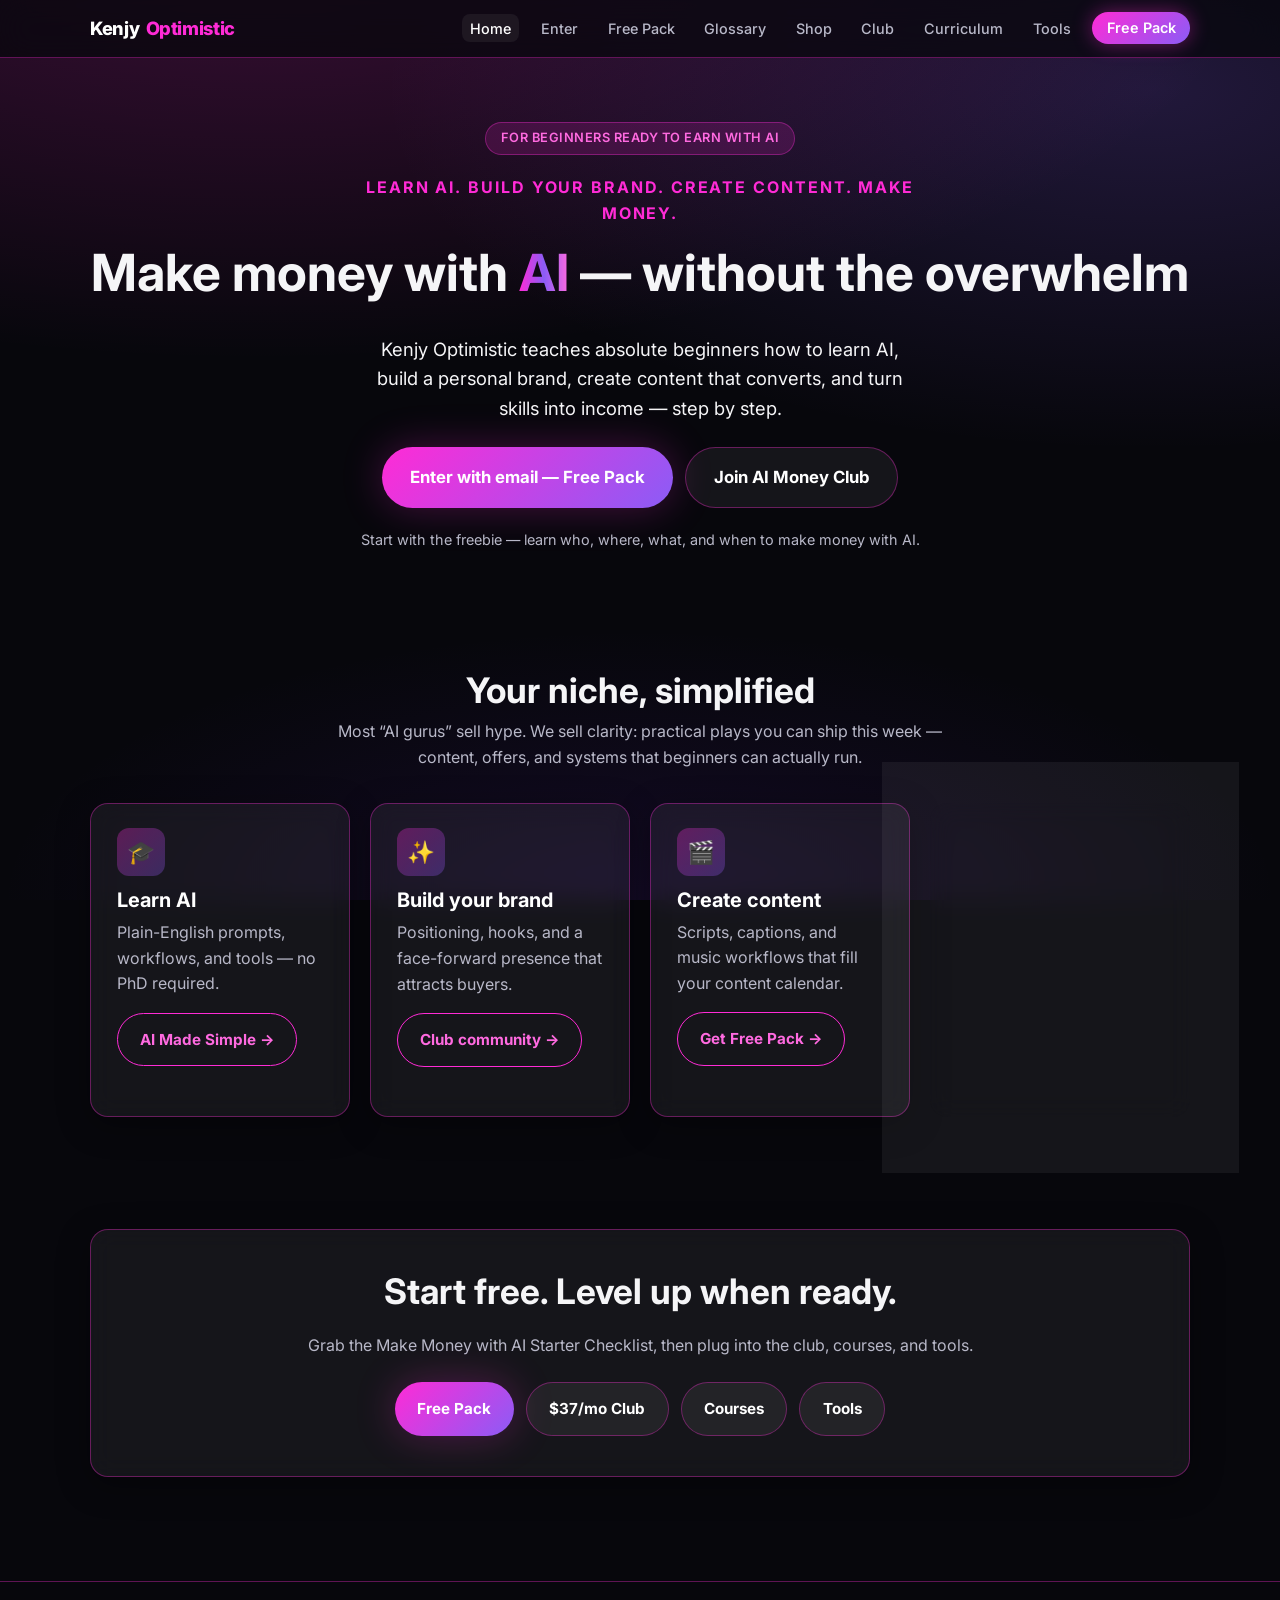
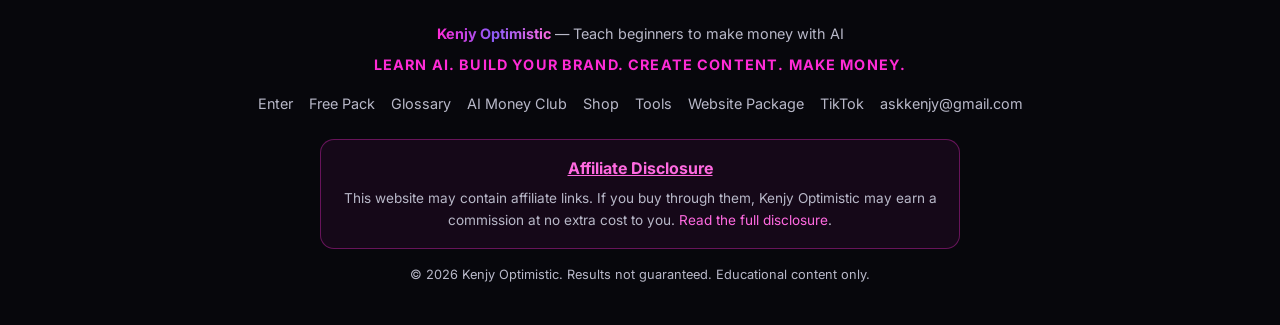
<file: index.html>
<!DOCTYPE html>
<html lang="en">
<head>
  <meta charset="UTF-8" />
  <meta name="viewport" content="width=device-width, initial-scale=1" />
  <title>Kenjy Optimistic — Learn AI. Build Your Brand. Make Money.</title>
  <meta name="description" content="Teach beginners to make money with AI. Free starter pack, AI Money Club, courses, and practical tools." />
  <link rel="preconnect" href="https://fonts.googleapis.com" />
  <link rel="preconnect" href="https://fonts.gstatic.com" crossorigin />
  <link href="https://fonts.googleapis.com/css2?family=Inter:wght@400;500;600;700;800&display=swap" rel="stylesheet" />
  <link rel="stylesheet" href="/styles.css" />
</head>
<body>
  <header id="site-header" class="site-header"></header>
  <main id="main">
    <section class="hero container">
      <div class="badge">For beginners ready to earn with AI</div>
      <p class="tagline">LEARN AI. BUILD YOUR BRAND. CREATE CONTENT. MAKE MONEY.</p>
      <h1>Make money with <span class="neon-text">AI</span> — without the overwhelm</h1>
      <p class="lead">Kenjy Optimistic teaches absolute beginners how to learn AI, build a personal brand, create content that converts, and turn skills into income — step by step.</p>
      <div class="cta-row" style="justify-content:center">
        <a class="btn btn-primary btn-lg" href="/enter/">Enter with email — Free Pack</a>
        <a class="btn btn-ghost btn-lg" href="/club/">Join AI Money Club</a>
      </div>
      <p style="margin-top:1.25rem;font-size:0.9rem">
        Start with the freebie — learn who, where, what, and when to make money with AI.
      </p>
    </section>

    <section class="section container">
      <h2 style="text-align:center;margin-bottom:0.5rem">Your niche, simplified</h2>
      <p style="text-align:center;max-width:640px;margin:0 auto 2rem">Most “AI gurus” sell hype. We sell clarity: practical plays you can ship this week — content, offers, and systems that beginners can actually run.</p>
      <div class="grid">
        <article class="glass card">
          <div class="feature-icon">🎓</div>
          <h3>Learn AI</h3>
          <p>Plain-English prompts, workflows, and tools — no PhD required.</p>
          <a class="btn btn-outline" href="/courses/ai-made-simple/">AI Made Simple →</a>
        </article>
        <article class="glass card">
          <div class="feature-icon">✨</div>
          <h3>Build your brand</h3>
          <p>Positioning, hooks, and a face-forward presence that attracts buyers.</p>
          <a class="btn btn-outline" href="/club/">Club community →</a>
        </article>
        <article class="glass card">
          <div class="feature-icon">🎬</div>
          <h3>Create content</h3>
          <p>Scripts, captions, and music workflows that fill your content calendar.</p>
          <a class="btn btn-outline" href="/enter/">Get Free Pack →</a>
        </article>
        <article class="glass card">
          <div class="feature-icon">💰</div>
          <h3>Make money</h3>
          <p>Offers, checkout, and beginner-friendly monetization paths — on your site.</p>
          <a class="btn btn-outline" href="/shop/">Browse shop →</a>
        </article>
      </div>
    </section>

    <section class="section container">
      <div class="glass card" style="text-align:center;padding:2.5rem 1.5rem">
        <h2>Start free. Level up when ready.</h2>
        <p>Grab the Make Money with AI Starter Checklist, then plug into the club, courses, and tools.</p>
        <div class="cta-row" style="justify-content:center">
          <a class="btn btn-primary" href="/free/">Free Pack</a>
          <a class="btn btn-ghost" href="/club/">$37/mo Club</a>
          <a class="btn btn-ghost" href="/courses/ai-made-simple/">Courses</a>
          <a class="btn btn-ghost" href="/tools/">Tools</a>
        </div>
      </div>
    </section>
  </main>
  <footer id="site-footer" class="site-footer"></footer>
  <script src="/config.js"></script>
  <script src="/nav.js"></script>
</body>
</html>
</file>
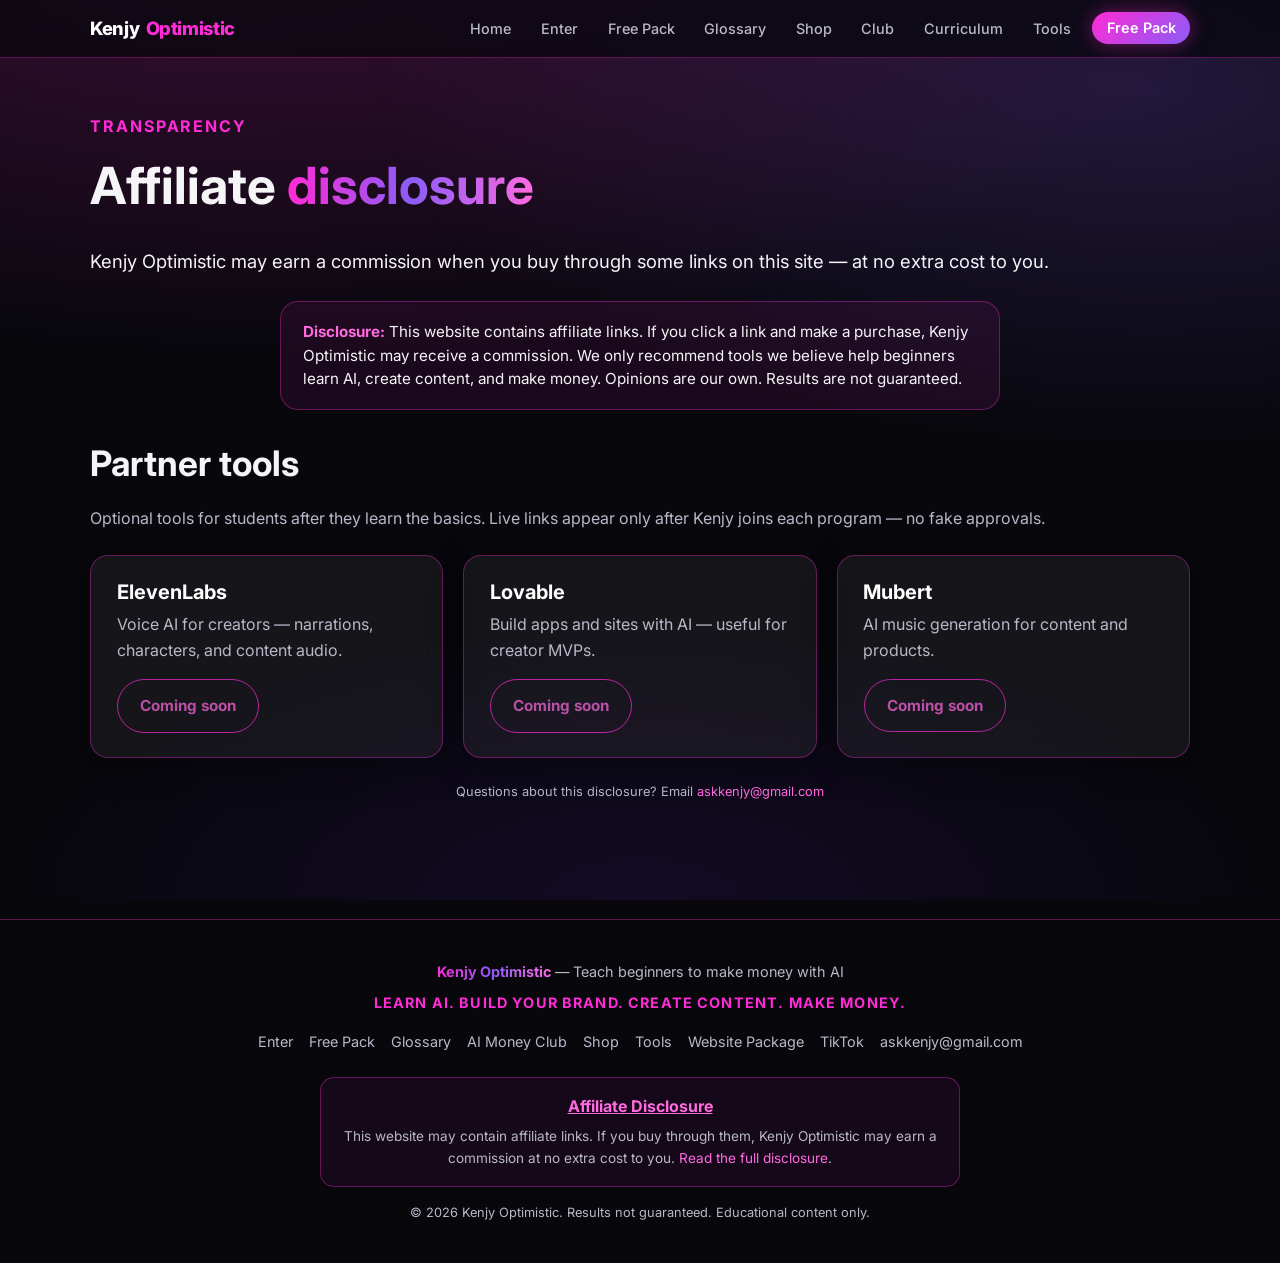
<file: affiliates/index.html>
<!DOCTYPE html>
<html lang="en">
<head>
  <meta charset="UTF-8" />
  <meta name="viewport" content="width=device-width, initial-scale=1" />
  <title>Affiliate Disclosure | Kenjy Optimistic</title>
  <meta name="description" content="FTC affiliate disclosure for Kenjy Optimistic. Some links may earn a commission at no extra cost to you." />
  <link href="https://fonts.googleapis.com/css2?family=Inter:wght@400;500;600;700;800&display=swap" rel="stylesheet" />
  <link rel="stylesheet" href="/styles.css" />
</head>
<body>
  <header id="site-header" class="site-header"></header>
  <main id="main" class="section container">
    <p class="tagline">Transparency</p>
    <h1>Affiliate <span class="neon-text">disclosure</span></h1>
    <p class="lead">Kenjy Optimistic may earn a commission when you buy through some links on this site — at no extra cost to you.</p>

    <aside class="disclosure" role="note" aria-label="Affiliate disclosure">
      <p><strong>Disclosure:</strong> This website contains affiliate links. If you click a link and make a purchase, Kenjy Optimistic may receive a commission. We only recommend tools we believe help beginners learn AI, create content, and make money. Opinions are our own. Results are not guaranteed.</p>
    </aside>

    <h2>Partner tools</h2>
    <p>Optional tools for students after they learn the basics. Live links appear only after Kenjy joins each program — no fake approvals.</p>

    <div class="grid" style="margin-top:1.5rem">
      <article class="glass card">
        <h3>ElevenLabs</h3>
        <p>Voice AI for creators — narrations, characters, and content audio.</p>
        <a class="btn btn-outline affiliate-link" href="#" data-config="AFFILIATE_ELEVENLABS" data-label="Visit ElevenLabs">Coming soon</a>
      </article>
      <article class="glass card">
        <h3>Lovable</h3>
        <p>Build apps and sites with AI — useful for creator MVPs.</p>
        <a class="btn btn-outline affiliate-link" href="#" data-config="AFFILIATE_LOVABLE" data-label="Visit Lovable">Coming soon</a>
      </article>
      <article class="glass card">
        <h3>Mubert</h3>
        <p>AI music generation for content and products.</p>
        <a class="btn btn-outline affiliate-link" href="#" data-config="AFFILIATE_MUBERT" data-label="Visit Mubert">Coming soon</a>
      </article>
    </div>

    <p class="disclosure-inline">Questions about this disclosure? Email <a href="mailto:askkenjy@gmail.com">askkenjy@gmail.com</a></p>
  </main>
  <footer id="site-footer" class="site-footer"></footer>
  <script src="/config.js"></script>
  <script src="/nav.js"></script>
  <script>
    document.querySelectorAll("a.affiliate-link").forEach(function (el) {
      var key = el.getAttribute("data-config");
      var cfg = window.KENJY_CONFIG || {};
      var url = cfg[key];
      if (url && url !== "#") {
        el.setAttribute("href", url);
        el.setAttribute("target", "_blank");
        el.setAttribute("rel", "noopener sponsored");
        el.textContent = el.getAttribute("data-label") || "Visit";
      } else {
        el.removeAttribute("href");
        el.setAttribute("aria-disabled", "true");
        el.style.opacity = "0.7";
        el.style.pointerEvents = "none";
      }
    });
  </script>
</body>
</html>
</file>
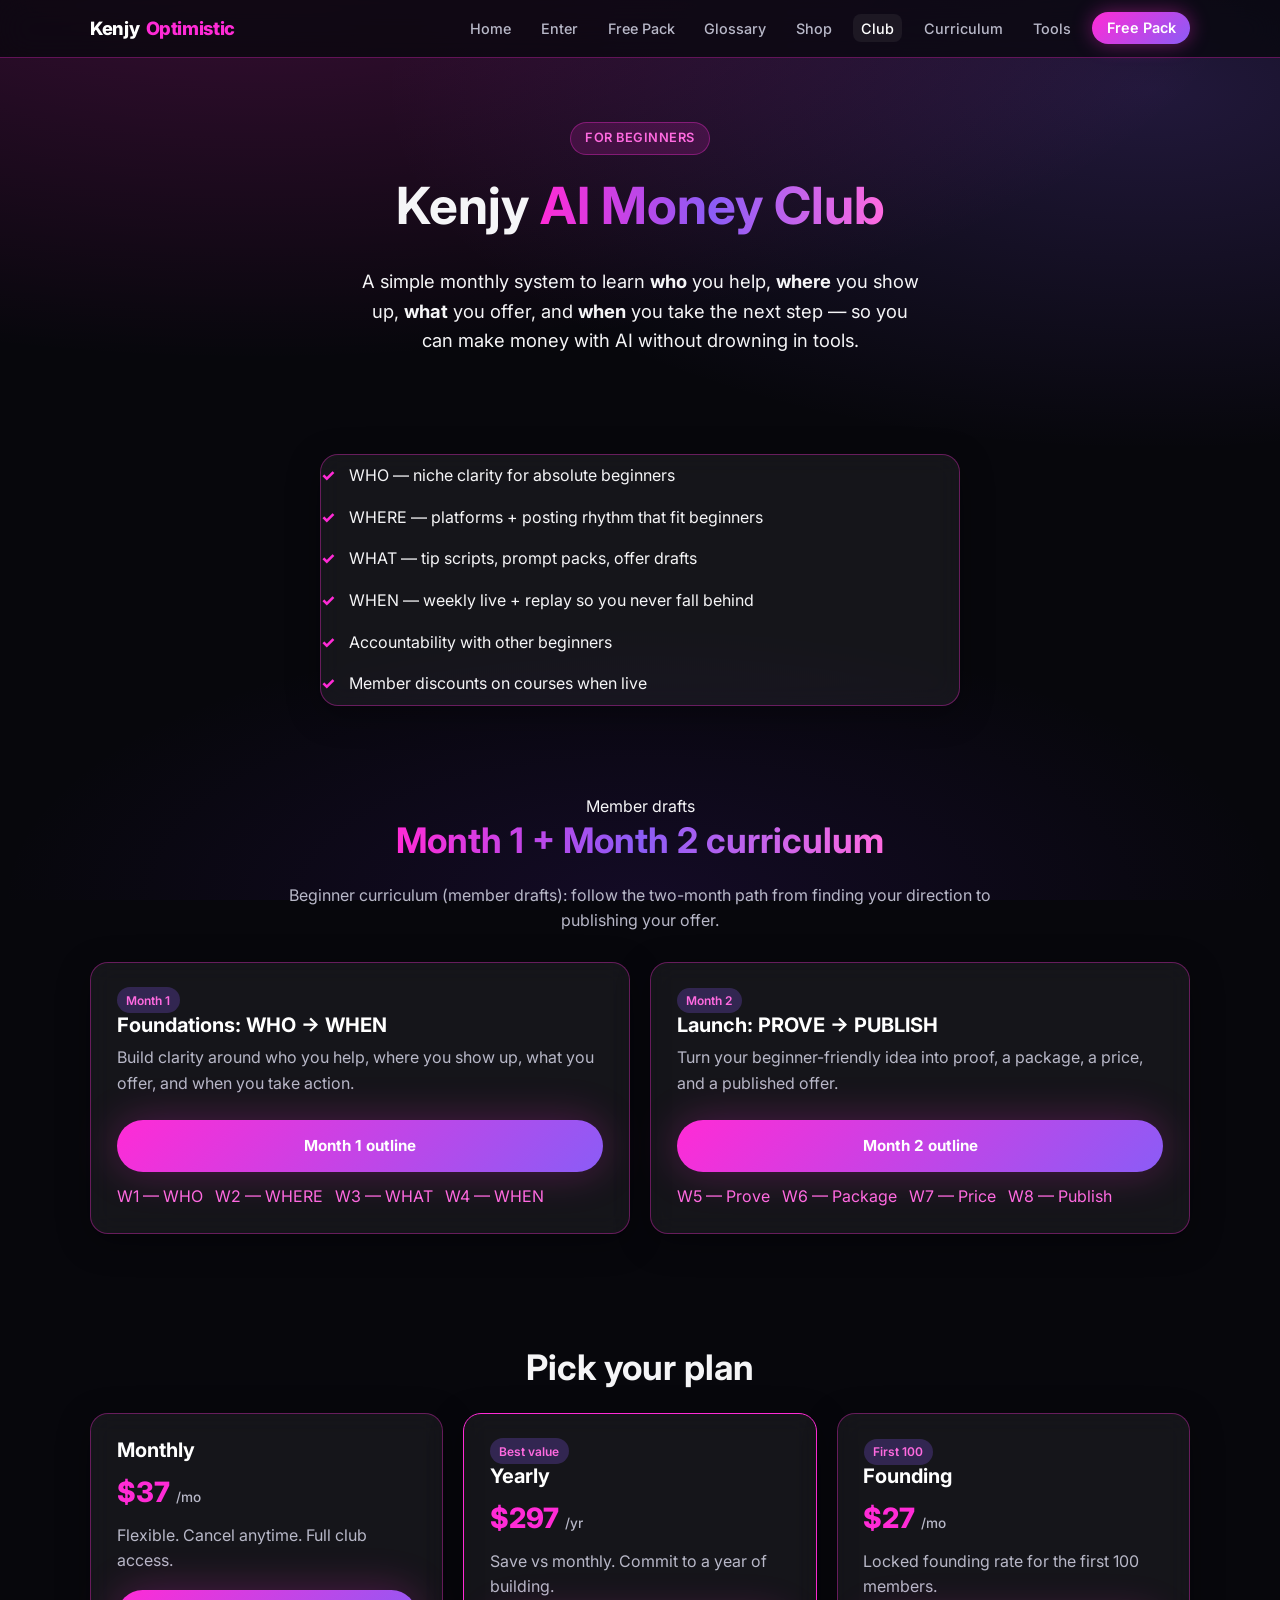
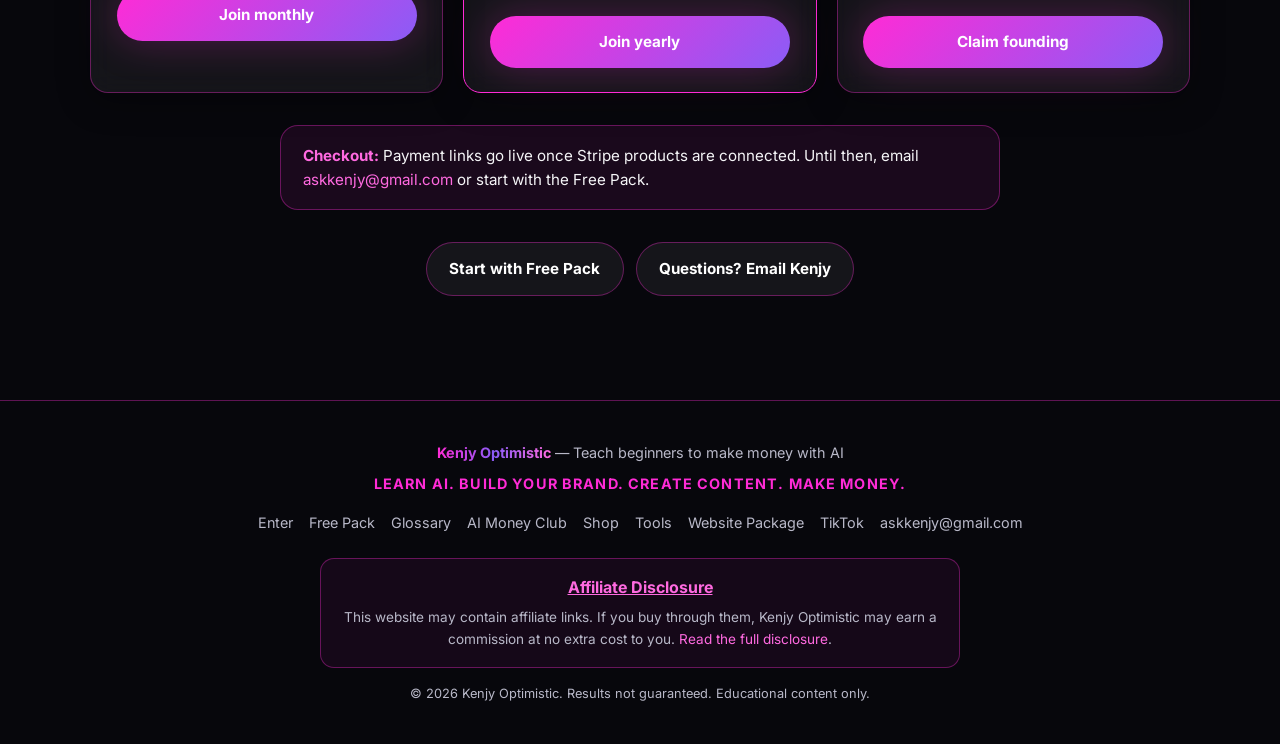
<file: club/index.html>
<!DOCTYPE html>
<html lang="en">
<head>
  <meta charset="UTF-8" />
  <meta name="viewport" content="width=device-width, initial-scale=1" />
  <title>Kenjy AI Money Club — $37/mo | Kenjy Optimistic</title>
  <meta name="description" content="Beginner AI Money Club: learn who, where, what, and when to make money with AI. $37/mo, $297/yr, founding $27/mo first 100." />
  <link href="https://fonts.googleapis.com/css2?family=Inter:wght@400;500;600;700;800&display=swap" rel="stylesheet" />
  <link rel="stylesheet" href="/styles.css" />
</head>
<body>
  <header id="site-header" class="site-header"></header>
  <main id="main">
    <section class="hero container">
      <div class="badge">For beginners</div>
      <h1>Kenjy <span class="neon-text">AI Money Club</span></h1>
      <p class="lead">A simple monthly system to learn <strong>who</strong> you help, <strong>where</strong> you show up, <strong>what</strong> you offer, and <strong>when</strong> you take the next step — so you can make money with AI without drowning in tools.</p>
    </section>

    <section class="section-sm container">
      <ul class="check-list glass card" style="max-width:640px;margin:0 auto">
        <li>WHO — niche clarity for absolute beginners</li>
        <li>WHERE — platforms + posting rhythm that fit beginners</li>
        <li>WHAT — tip scripts, prompt packs, offer drafts</li>
        <li>WHEN — weekly live + replay so you never fall behind</li>
        <li>Accountability with other beginners</li>
        <li>Member discounts on courses when live</li>
      </ul>
    </section>

    <section class="section container" id="curriculum">
      <div style="text-align:center;max-width:720px;margin:0 auto 1.75rem">
        <span class="badge">Member drafts</span>
        <h2><span class="neon-text">Month 1 + Month 2 curriculum</span></h2>
        <p>Beginner curriculum (member drafts): follow the two-month path from finding your direction to publishing your offer.</p>
      </div>
      <div class="grid">
        <article class="glass card">
          <span class="pill">Month 1</span>
          <h3>Foundations: WHO → WHEN</h3>
          <p>Build clarity around who you help, where you show up, what you offer, and when you take action.</p>
          <div class="cta-row">
            <a class="btn btn-primary btn-block" href="https://docs.google.com/document/d/13uMGRClKIR6Rqf07z1MoTl5VdPwbbJY_EHwPyrQ1tjA/edit" target="_blank" rel="noopener">Month 1 outline</a>
            <a href="https://docs.google.com/document/d/19g17CYm5zANh2tWzPsWXVDGggHs4NPrcprBUF0v09_o/edit" target="_blank" rel="noopener">W1 — WHO</a>
            <a href="https://docs.google.com/document/d/112J8XtWgmpsZ_wRZpoX31O1VMjWYNosTWhlbMr0jrZ4/edit" target="_blank" rel="noopener">W2 — WHERE</a>
            <a href="https://docs.google.com/document/d/10Hotyaj8KObEsjiNmuTsj1VQA2QphPuGWMrJOYvnTOw/edit" target="_blank" rel="noopener">W3 — WHAT</a>
            <a href="https://docs.google.com/document/d/1jsrpdp7ehrxG4enqbgqU9GQUTpaG7gXiVsZOseu52jU/edit" target="_blank" rel="noopener">W4 — WHEN</a>
          </div>
        </article>
        <article class="glass card">
          <span class="pill">Month 2</span>
          <h3>Launch: PROVE → PUBLISH</h3>
          <p>Turn your beginner-friendly idea into proof, a package, a price, and a published offer.</p>
          <div class="cta-row">
            <a class="btn btn-primary btn-block" href="https://docs.google.com/document/d/1rlWW6d91vW0SgxXN-jmHPzZGU_3Pn06rqF8L6kkZdKA/edit" target="_blank" rel="noopener">Month 2 outline</a>
            <a href="https://docs.google.com/document/d/1gHQqHs8TWV8vg7A7T2UUts0Cu7YHWn78-w2ALC96Qkg/edit" target="_blank" rel="noopener">W5 — Prove</a>
            <a href="https://docs.google.com/document/d/1Q7SKQPYuPt0SavOwdpsohCJVjU9_qz7exCoJ0uHjrec/edit" target="_blank" rel="noopener">W6 — Package</a>
            <a href="https://docs.google.com/document/d/1X9Zui2pGfRVng18GzuHaeu-AQ5KcM0R-nCQkc3xeg7k/edit" target="_blank" rel="noopener">W7 — Price</a>
            <a href="https://docs.google.com/document/d/1kUM-ZrAlLws1_tYWRHwTUIo-4sgxzn5cmV5_H4VnOzs/edit" target="_blank" rel="noopener">W8 — Publish</a>
          </div>
        </article>
      </div>
    </section>

    <section class="section container">
      <h2 style="text-align:center">Pick your plan</h2>
      <div class="grid grid-3" style="margin-top:1.5rem">
        <article class="glass card">
          <h3>Monthly</h3>
          <p class="price">$37 <small>/mo</small></p>
          <p>Flexible. Cancel anytime. Full club access.</p>
          <a class="btn btn-primary btn-block" href="#" data-config="STRIPE_CLUB_MONTHLY">Join monthly</a>
        </article>
        <article class="glass card" style="border-color:var(--pink)">
          <span class="pill">Best value</span>
          <h3>Yearly</h3>
          <p class="price">$297 <small>/yr</small></p>
          <p>Save vs monthly. Commit to a year of building.</p>
          <a class="btn btn-primary btn-block" href="#" data-config="STRIPE_CLUB_YEARLY">Join yearly</a>
        </article>
        <article class="glass card">
          <span class="pill">First 100</span>
          <h3>Founding</h3>
          <p class="price">$27 <small>/mo</small></p>
          <p>Locked founding rate for the first 100 members.</p>
          <a class="btn btn-primary btn-block" href="#" data-config="STRIPE_CLUB_FOUNDING">Claim founding</a>
        </article>
      </div>
      <aside class="disclosure" style="max-width:720px;margin:2rem auto 0" role="note">
        <p><strong>Checkout:</strong> Payment links go live once Stripe products are connected. Until then, email <a href="mailto:askkenjy@gmail.com">askkenjy@gmail.com</a> or start with the Free Pack.</p>
      </aside>
      <div class="cta-row" style="justify-content:center;margin-top:2rem">
        <a class="btn btn-ghost" href="/enter/">Start with Free Pack</a>
        <a class="btn btn-ghost" href="mailto:askkenjy@gmail.com">Questions? Email Kenjy</a>
      </div>
    </section>
  </main>
  <footer id="site-footer" class="site-footer"></footer>
  <script src="/config.js"></script>
  <script src="/nav.js"></script>
</body>
</html>
</file>
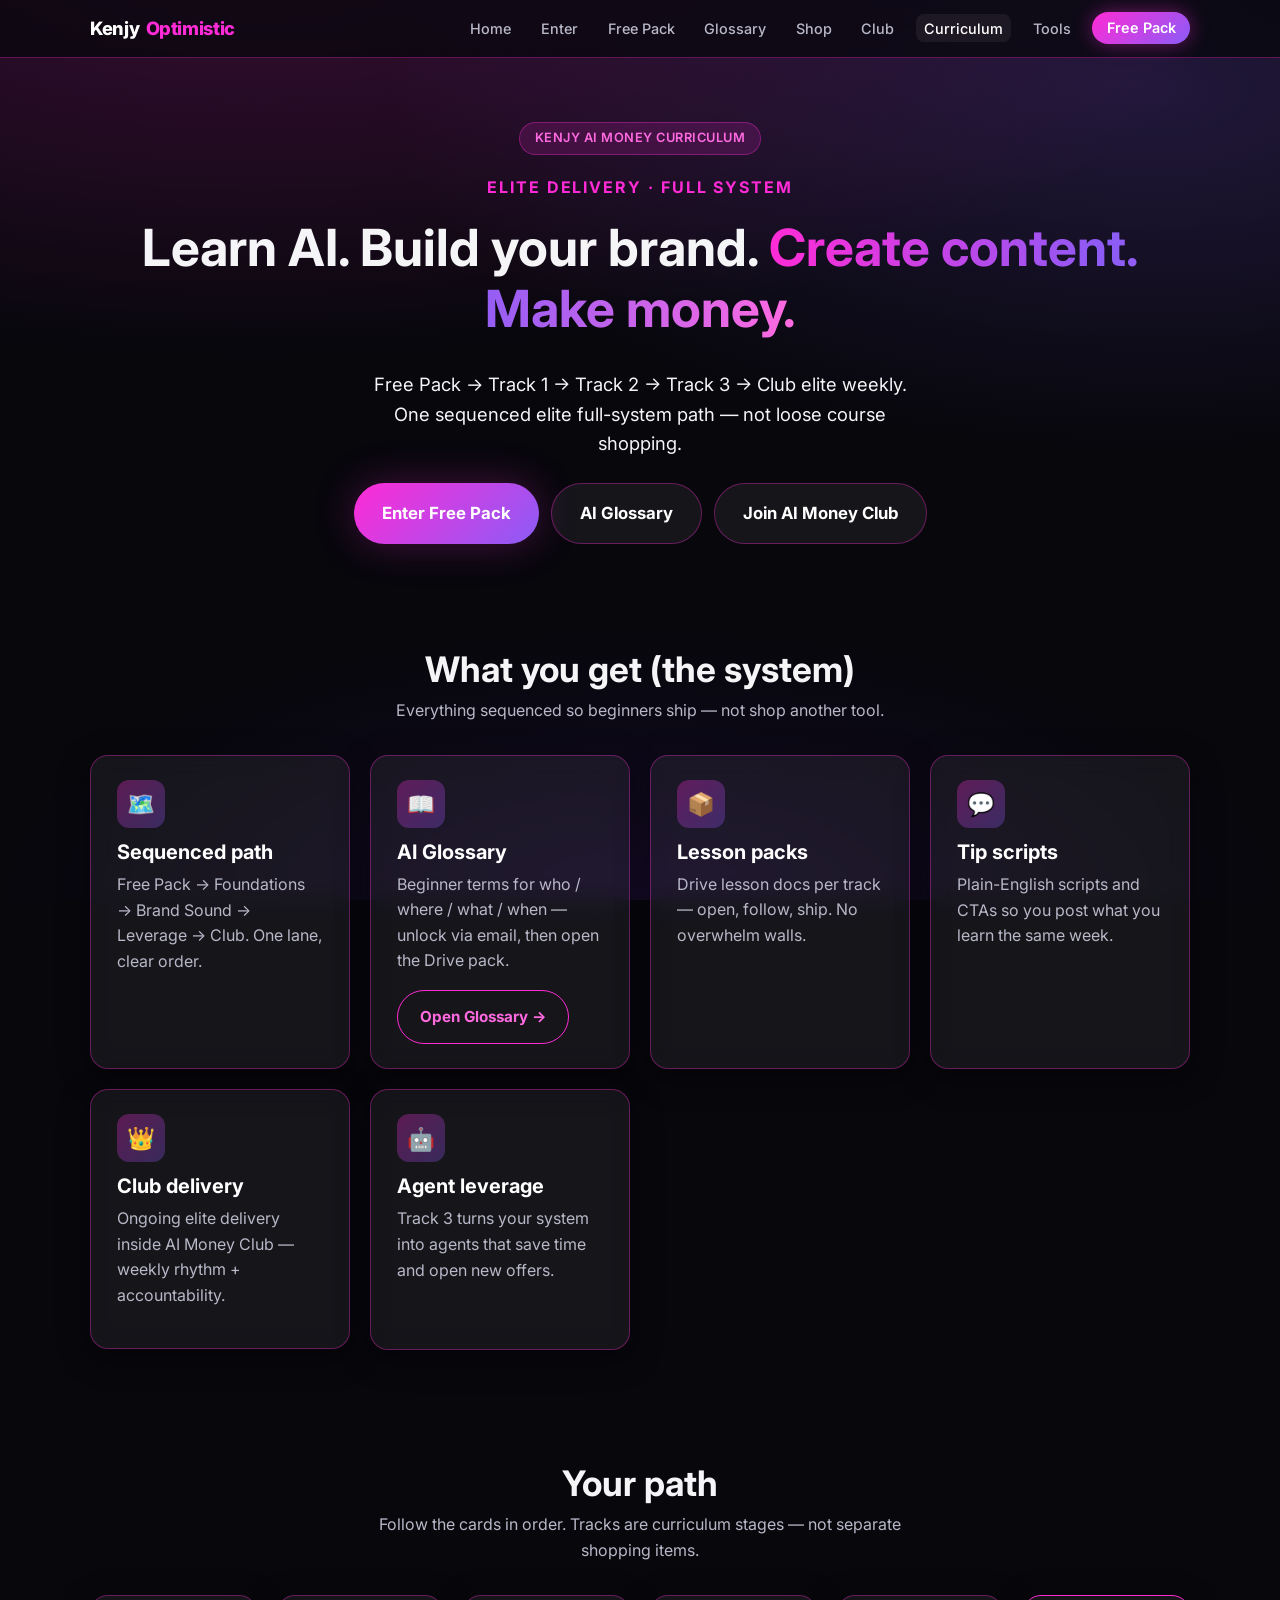
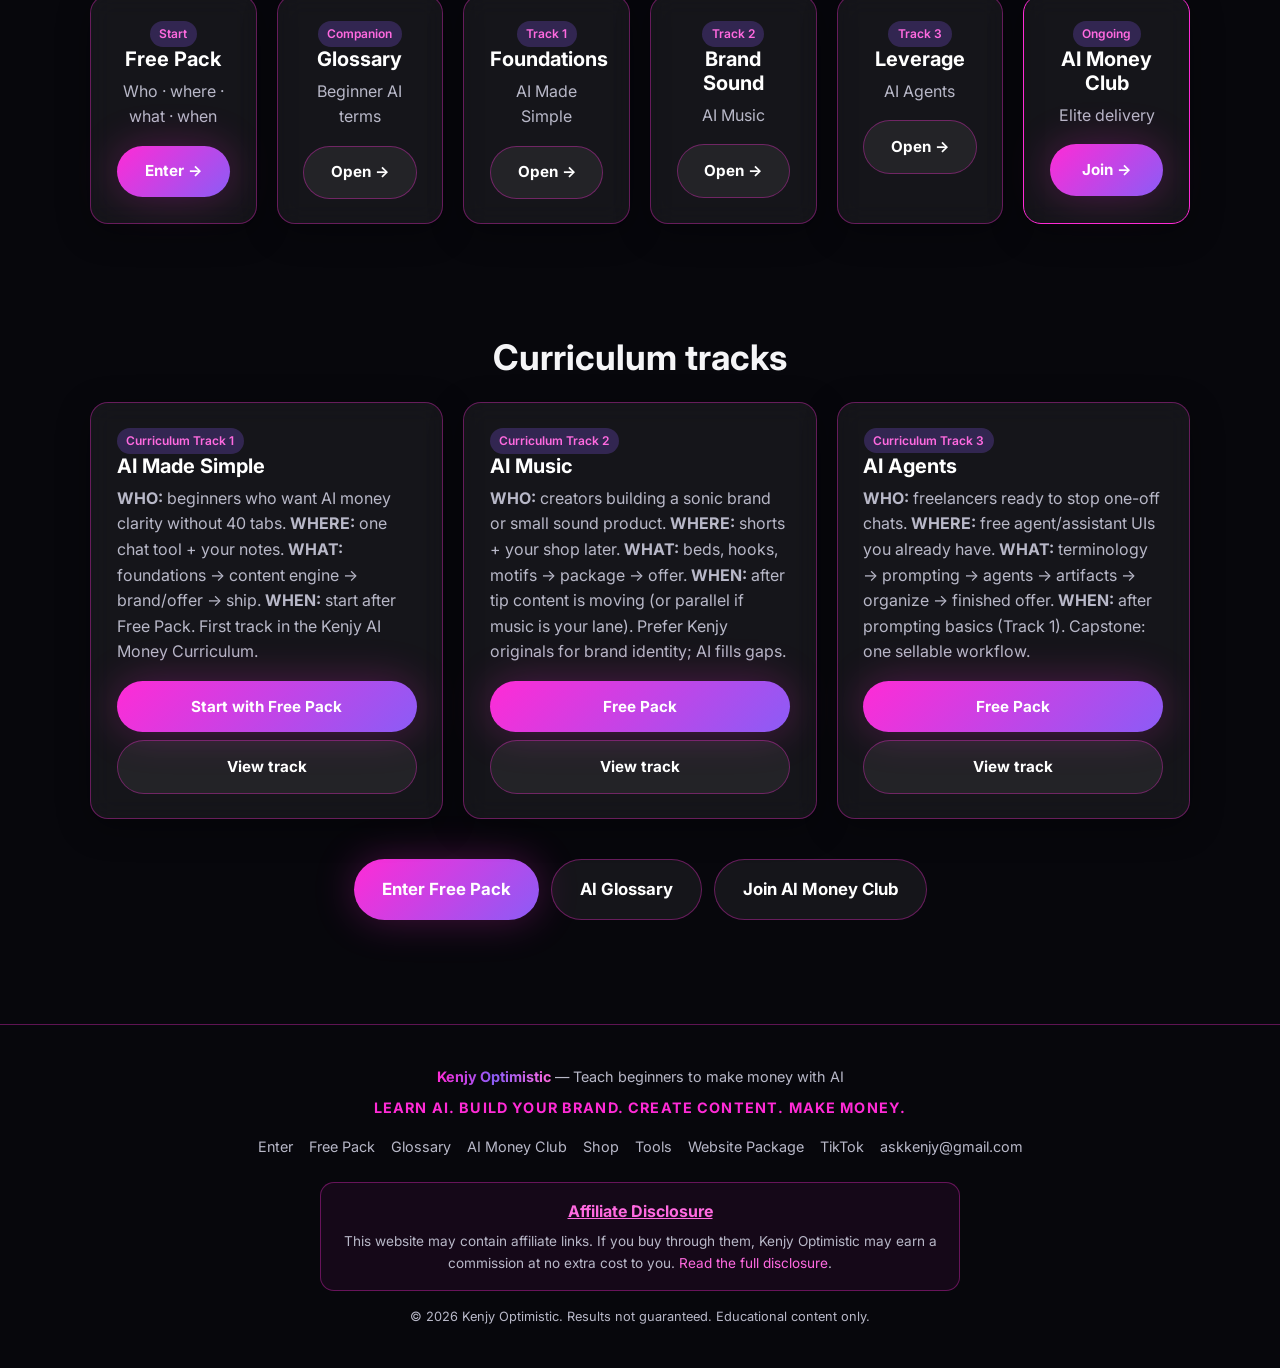
<file: courses/index.html>
<!DOCTYPE html>
<html lang="en">
<head>
  <meta charset="UTF-8" />
  <meta name="viewport" content="width=device-width, initial-scale=1" />
  <title>Kenjy AI Money Curriculum — Elite Full System | Kenjy Optimistic</title>
  <meta name="description" content="Kenjy AI Money Curriculum: elite full-system path — Free Pack → Track 1 → 2 → 3 → Club." />
  <link href="https://fonts.googleapis.com/css2?family=Inter:wght@400;500;600;700;800&display=swap" rel="stylesheet" />
  <link rel="stylesheet" href="/styles.css" />
</head>
<body>
  <header id="site-header" class="site-header"></header>
  <main id="main">
    <section class="hero container">
      <div class="badge">Kenjy AI Money Curriculum</div>
      <p class="tagline">ELITE DELIVERY · FULL SYSTEM</p>
      <h1>Learn AI. Build your brand. <span class="neon-text">Create content. Make money.</span></h1>
      <p class="lead">Free Pack → Track 1 → Track 2 → Track 3 → Club elite weekly. One sequenced elite full-system path — not loose course shopping.</p>
      <div class="cta-row" style="justify-content:center">
        <a class="btn btn-primary btn-lg" href="/enter/">Enter Free Pack</a>
        <a class="btn btn-ghost btn-lg" href="/glossary/">AI Glossary</a>
        <a class="btn btn-ghost btn-lg" href="/club/">Join AI Money Club</a>
      </div>
    </section>

    <section class="section container">
      <h2 style="text-align:center;margin-bottom:0.5rem">What you get (the system)</h2>
      <p style="text-align:center;max-width:640px;margin:0 auto 2rem">Everything sequenced so beginners ship — not shop another tool.</p>
      <div class="grid">
        <article class="glass card">
          <div class="feature-icon">🗺️</div>
          <h3>Sequenced path</h3>
          <p>Free Pack → Foundations → Brand Sound → Leverage → Club. One lane, clear order.</p>
        </article>
        <article class="glass card">
          <div class="feature-icon">📖</div>
          <h3>AI Glossary</h3>
          <p>Beginner terms for who / where / what / when — unlock via email, then open the Drive pack.</p>
          <a class="btn btn-outline" href="/glossary/">Open Glossary →</a>
        </article>
        <article class="glass card">
          <div class="feature-icon">📦</div>
          <h3>Lesson packs</h3>
          <p>Drive lesson docs per track — open, follow, ship. No overwhelm walls.</p>
        </article>
        <article class="glass card">
          <div class="feature-icon">💬</div>
          <h3>Tip scripts</h3>
          <p>Plain-English scripts and CTAs so you post what you learn the same week.</p>
        </article>
        <article class="glass card">
          <div class="feature-icon">👑</div>
          <h3>Club delivery</h3>
          <p>Ongoing elite delivery inside AI Money Club — weekly rhythm + accountability.</p>
        </article>
        <article class="glass card">
          <div class="feature-icon">🤖</div>
          <h3>Agent leverage</h3>
          <p>Track 3 turns your system into agents that save time and open new offers.</p>
        </article>
      </div>
    </section>

    <section class="section container">
      <h2 style="text-align:center;margin-bottom:0.5rem">Your path</h2>
      <p style="text-align:center;max-width:560px;margin:0 auto 2rem">Follow the cards in order. Tracks are curriculum stages — not separate shopping items.</p>
      <div class="grid" style="grid-template-columns:repeat(auto-fit,minmax(160px,1fr))">
        <article class="glass card" style="text-align:center">
          <span class="pill">Start</span>
          <h3>Free Pack</h3>
          <p>Who · where · what · when</p>
          <a class="btn btn-primary btn-block" href="/enter/">Enter →</a>
        </article>
        <article class="glass card" style="text-align:center">
          <span class="pill">Companion</span>
          <h3>Glossary</h3>
          <p>Beginner AI terms</p>
          <a class="btn btn-ghost btn-block" href="/glossary/">Open →</a>
        </article>
        <article class="glass card" style="text-align:center">
          <span class="pill">Track 1</span>
          <h3>Foundations</h3>
          <p>AI Made Simple</p>
          <a class="btn btn-ghost btn-block" href="/courses/ai-made-simple/">Open →</a>
        </article>
        <article class="glass card" style="text-align:center">
          <span class="pill">Track 2</span>
          <h3>Brand Sound</h3>
          <p>AI Music</p>
          <a class="btn btn-ghost btn-block" href="/courses/ai-music/">Open →</a>
        </article>
        <article class="glass card" style="text-align:center">
          <span class="pill">Track 3</span>
          <h3>Leverage</h3>
          <p>AI Agents</p>
          <a class="btn btn-ghost btn-block" href="/courses/agents/">Open →</a>
        </article>
        <article class="glass card" style="text-align:center;border-color:var(--pink)">
          <span class="pill">Ongoing</span>
          <h3>AI Money Club</h3>
          <p>Elite delivery</p>
          <a class="btn btn-primary btn-block" href="/club/">Join →</a>
        </article>
      </div>
    </section>

    <section class="section container">
      <h2 style="text-align:center;margin-bottom:1.5rem">Curriculum tracks</h2>
      <div class="grid grid-3">
        <article class="glass card">
          <span class="pill">Curriculum Track 1</span>
          <h3>AI Made Simple</h3>
          <p><strong>WHO:</strong> beginners who want AI money clarity without 40 tabs. <strong>WHERE:</strong> one chat tool + your notes. <strong>WHAT:</strong> foundations → content engine → brand/offer → ship. <strong>WHEN:</strong> start after Free Pack. First track in the Kenjy AI Money Curriculum.</p>
          <a class="btn btn-primary btn-block" href="/enter/">Start with Free Pack</a>
          <a class="btn btn-ghost btn-block" href="/courses/ai-made-simple/" style="margin-top:0.5rem">View track</a>
        </article>
        <article class="glass card">
          <span class="pill">Curriculum Track 2</span>
          <h3>AI Music</h3>
          <p><strong>WHO:</strong> creators building a sonic brand or small sound product. <strong>WHERE:</strong> shorts + your shop later. <strong>WHAT:</strong> beds, hooks, motifs → package → offer. <strong>WHEN:</strong> after tip content is moving (or parallel if music is your lane). Prefer Kenjy originals for brand identity; AI fills gaps.</p>
          <a class="btn btn-primary btn-block" href="/enter/">Free Pack</a>
          <a class="btn btn-ghost btn-block" href="/courses/ai-music/" style="margin-top:0.5rem">View track</a>
        </article>
        <article class="glass card">
          <span class="pill">Curriculum Track 3</span>
          <h3>AI Agents</h3>
          <p><strong>WHO:</strong> freelancers ready to stop one-off chats. <strong>WHERE:</strong> free agent/assistant UIs you already have. <strong>WHAT:</strong> terminology → prompting → agents → artifacts → organize → finished offer. <strong>WHEN:</strong> after prompting basics (Track 1). Capstone: one sellable workflow.</p>
          <a class="btn btn-primary btn-block" href="/enter/">Free Pack</a>
          <a class="btn btn-ghost btn-block" href="/courses/agents/" style="margin-top:0.5rem">View track</a>
        </article>
      </div>
      <div class="cta-row" style="justify-content:center;margin-top:2.5rem">
        <a class="btn btn-primary btn-lg" href="/enter/">Enter Free Pack</a>
        <a class="btn btn-ghost btn-lg" href="/glossary/">AI Glossary</a>
        <a class="btn btn-ghost btn-lg" href="/club/">Join AI Money Club</a>
      </div>
    </section>
  </main>
  <footer id="site-footer" class="site-footer"></footer>
  <script src="/config.js"></script>
  <script src="/nav.js"></script>
</body>
</html>
</file>
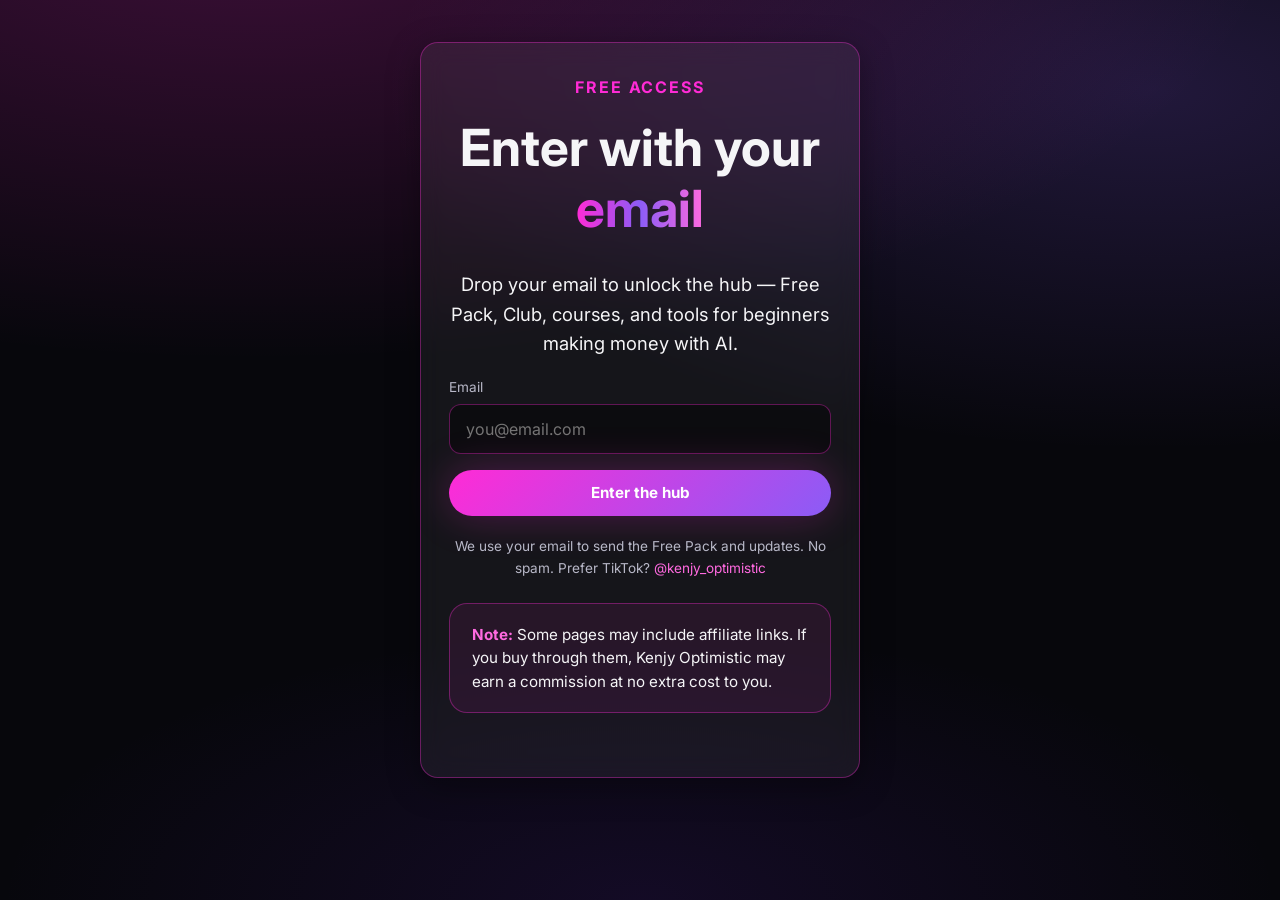
<file: enter/index.html>
<!DOCTYPE html>
<html lang="en">
<head>
  <meta charset="UTF-8" />
  <meta name="viewport" content="width=device-width, initial-scale=1" />
  <title>Enter — Free AI Money Starter Access | Kenjy Optimistic</title>
  <meta name="description" content="Enter your email to unlock the Kenjy Optimistic hub — free Make Money with AI starter access." />
  <link href="https://fonts.googleapis.com/css2?family=Inter:wght@400;500;600;700;800&display=swap" rel="stylesheet" />
  <link rel="stylesheet" href="/styles.css" />
</head>
<body>
  <main id="main" class="gate-wrap container">
    <div class="glass gate-card">
      <p class="tagline" style="text-align:center">Free access</p>
      <h1>Enter with your <span class="neon-text">email</span></h1>
      <p class="lead">Drop your email to unlock the hub — Free Pack, Club, courses, and tools for beginners making money with AI.</p>

      <form id="gate-form" action="https://formsubmit.co/ajax/askkenjy@gmail.com" method="POST">
        <input type="hidden" name="_subject" value="Kenjy Hub — new email unlock" />
        <input type="hidden" name="_template" value="table" />
        <input type="text" name="_honey" style="display:none" tabindex="-1" autocomplete="off" />
        <label for="gate-email">Email</label>
        <input id="gate-email" name="email" type="email" required placeholder="you@email.com" autocomplete="email" />
        <p id="gate-error" class="gate-error" role="alert">Enter a valid email to continue.</p>
        <button class="btn btn-primary btn-block" id="gate-btn" type="submit">Enter the hub</button>
      </form>

      <p style="font-size:0.85rem;margin-top:1.25rem;text-align:center">
        We use your email to send the Free Pack and updates. No spam.
        Prefer TikTok? <a href="https://www.tiktok.com/@kenjy_optimistic" target="_blank" rel="noopener">@kenjy_optimistic</a>
      </p>
      <aside class="disclosure" style="margin-top:1.5rem;max-width:none" role="note">
        <p><strong>Note:</strong> Some pages may include affiliate links. If you buy through them, Kenjy Optimistic may earn a commission at no extra cost to you.</p>
      </aside>
    </div>
  </main>
  <script src="/config.js"></script>
  <script>
    (function () {
      var KEY = "kenjy_hub_unlocked";
      var EMAIL_KEY = "kenjy_hub_email";
      var next = (window.KENJY_CONFIG && window.KENJY_CONFIG.ENTER_REDIRECT) || "/free/";
      try {
        if (localStorage.getItem(KEY) === "1") {
          location.replace(next);
          return;
        }
      } catch (e) {}

      var form = document.getElementById("gate-form");
      var input = document.getElementById("gate-email");
      var err = document.getElementById("gate-error");
      var btn = document.getElementById("gate-btn");

      form.addEventListener("submit", function (e) {
        e.preventDefault();
        var email = (input.value || "").trim();
        var ok = /^[^\s@]+@[^\s@]+\.[^\s@]+$/.test(email);
        if (!ok) {
          err.classList.add("show");
          input.focus();
          return;
        }
        err.classList.remove("show");
        btn.disabled = true;
        btn.textContent = "Entering…";

        var finish = function () {
          try {
            localStorage.setItem(KEY, "1");
            localStorage.setItem(EMAIL_KEY, email);
          } catch (e2) {}
          location.href = next;
        };

        fetch(form.action, {
          method: "POST",
          headers: { "Content-Type": "application/json", "Accept": "application/json" },
          body: JSON.stringify({ email: email, _subject: "Kenjy Hub — new email unlock", source: "enter-gate" })
        }).then(function () { finish(); }).catch(function () { finish(); });
      });
    })();
  </script>
</body>
</html>
</file>
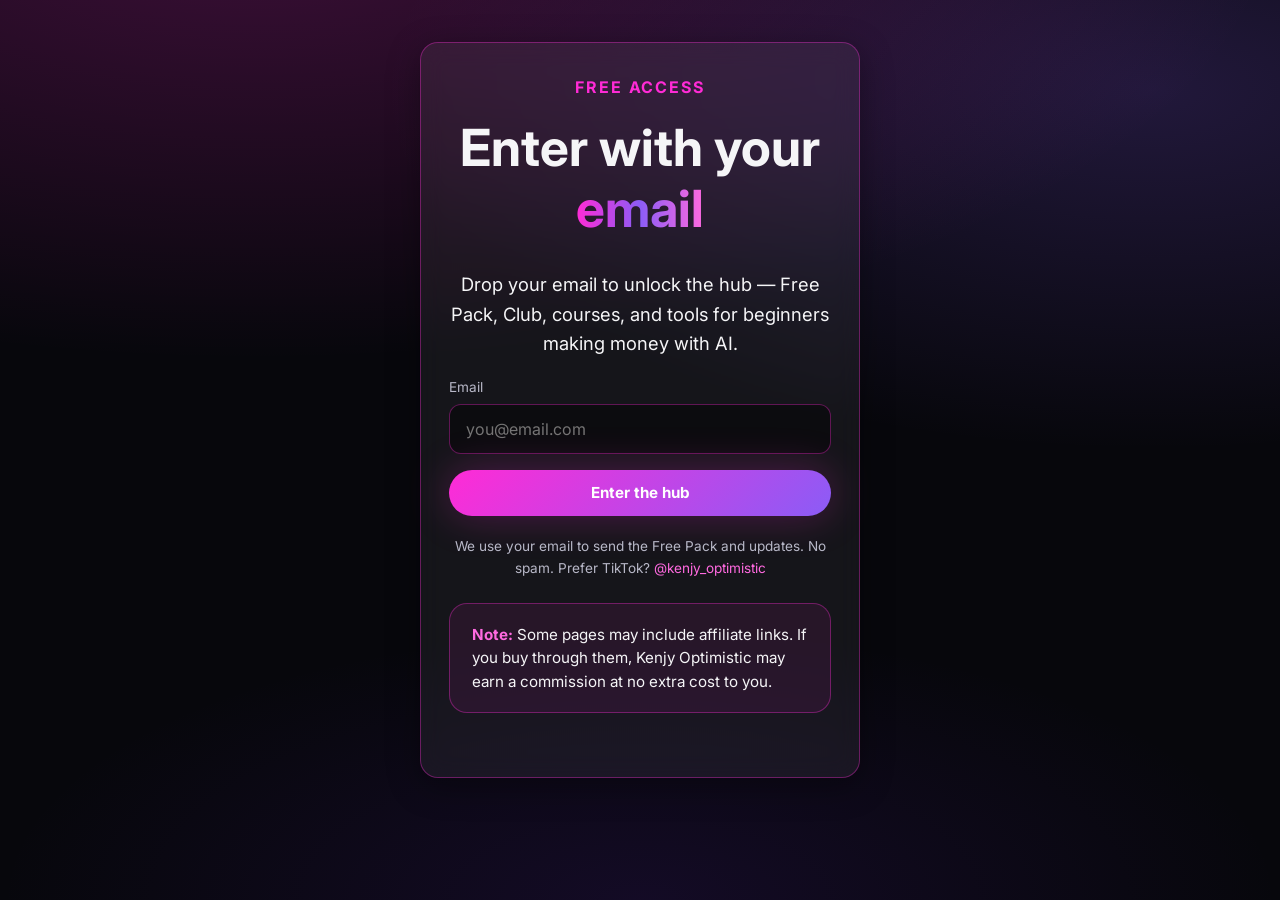
<file: free/index.html>
<!DOCTYPE html>
<html lang="en">
<head>
  <meta charset="UTF-8" />
  <meta name="viewport" content="width=device-width, initial-scale=1" />
  <title>Free Pack — Make Money with AI Starter Checklist | Kenjy Optimistic</title>
  <meta name="description" content="Free beginner checklist: who, where, what, and when to make money with AI — Kenjy Optimistic." />
  <link href="https://fonts.googleapis.com/css2?family=Inter:wght@400;500;600;700;800&display=swap" rel="stylesheet" />
  <link rel="stylesheet" href="/styles.css" />
</head>
<body>
  <header id="site-header" class="site-header"></header>
  <main id="main" class="section container">
    <p class="tagline">Free Pack unlocked</p>
    <h1>Make Money with AI <span class="neon-text">Starter Checklist</span></h1>
    <p class="lead">For absolute beginners: learn <strong>who</strong> you help, <strong>where</strong> you show up, <strong>what</strong> you offer, and <strong>when</strong> you take each step — then make money with AI without the overwhelm.</p>

    <div class="grid" style="margin-top:2rem;align-items:start">
      <div class="glass card" style="grid-column:1/-1">
        <h3>Who this is for</h3>
        <p>Absolute beginners ready to earn with AI — by learning who you help, where you show up, what you offer, and when you ship — not by collecting another caption app.</p>
        <p><strong>The path:</strong> Free Pack → practice the basics → Club / courses → sell what you learn.</p>
      </div>

      <div class="glass card">
        <h3>WHO — pick your lane</h3>
        <ul class="check-list">
          <li>Who do you help? (beginners like you)</li>
          <li>What pain do they have with AI / money?</li>
          <li>Write one sentence: “I help ___ do ___ with AI”</li>
        </ul>
      </div>

      <div class="glass card">
        <h3>WHERE — show up</h3>
        <ul class="check-list">
          <li>Pick 1–2 platforms to start (TikTok + one more)</li>
          <li>Bio → Free Pack enter page only</li>
          <li>Post where beginners already scroll</li>
        </ul>
      </div>

      <div class="glass card">
        <h3>WHAT — teach &amp; offer</h3>
        <ul class="check-list">
          <li>One tip at a time (no overwhelm)</li>
          <li>Teach the system you actually use</li>
          <li>Later: Club, courses, simple digital products</li>
        </ul>
      </div>

      <div class="glass card">
        <h3>WHEN — weekly rhythm</h3>
        <ul class="check-list">
          <li>Day 0: niche sentence + bio link</li>
          <li>Daily: one short tip + Free Pack CTA</li>
          <li>Week 1: finish this checklist end-to-end</li>
        </ul>
      </div>

      <div class="glass card">
        <h3>First 7 beginner tips</h3>
        <ol class="check-list" style="list-style:decimal;padding-left:1.25rem">
          <li>Write your WHO sentence out loud</li>
          <li>One Drive (or Notes) folder for AI learning</li>
          <li>Prompt formula: goal → context → format</li>
          <li>One tip → one CTA every post</li>
          <li>Same face/voice so you look real</li>
          <li>Comment-keyword → send Free Pack</li>
          <li>Sell the beginner path you already walked</li>
        </ol>
      </div>

      <div class="glass card">
        <h3>Rules</h3>
        <ul class="check-list">
          <li>Beginners first — always</li>
          <li>One tip + one CTA</li>
          <li>Tools (like caption apps) come later, optional</li>
        </ul>
        <p style="font-size:0.9rem;margin-top:1rem">Follow <a href="https://www.tiktok.com/@kenjy_optimistic" target="_blank" rel="noopener">@kenjy_optimistic</a></p>
        <p style="font-size:0.85rem;margin-top:0.75rem">
          Drive copy:
          <a href="https://docs.google.com/document/d/1qSBhv4iRy22DY4yCnin3XE2cfDM0yBYIZ5BelHqTLJo/edit" target="_blank" rel="noopener">Starter Checklist</a>
        </p>
      </div>

      <div class="glass form-glass" style="margin:0;width:100%;max-width:none">
        <h3>Next step</h3>
        <p style="font-size:0.95rem">You unlocked this after entering your email. When you’re ready for the full beginner system, join the Club.</p>
        <div class="cta-row" style="margin-top:1.25rem">
          <a class="btn btn-primary btn-block" href="/club/">Join Kenjy AI Money Club →</a>
        </div>
      </div>
    </div>
  </main>
  <footer id="site-footer" class="site-footer"></footer>
  <script src="/config.js"></script>
  <script src="/nav.js"></script>
  <script>
    (function () {
      try {
        if (localStorage.getItem("kenjy_hub_unlocked") !== "1") {
          location.replace("/enter/");
        }
      } catch (e) {}
    })();
  </script>
</body>
</html>
</file>
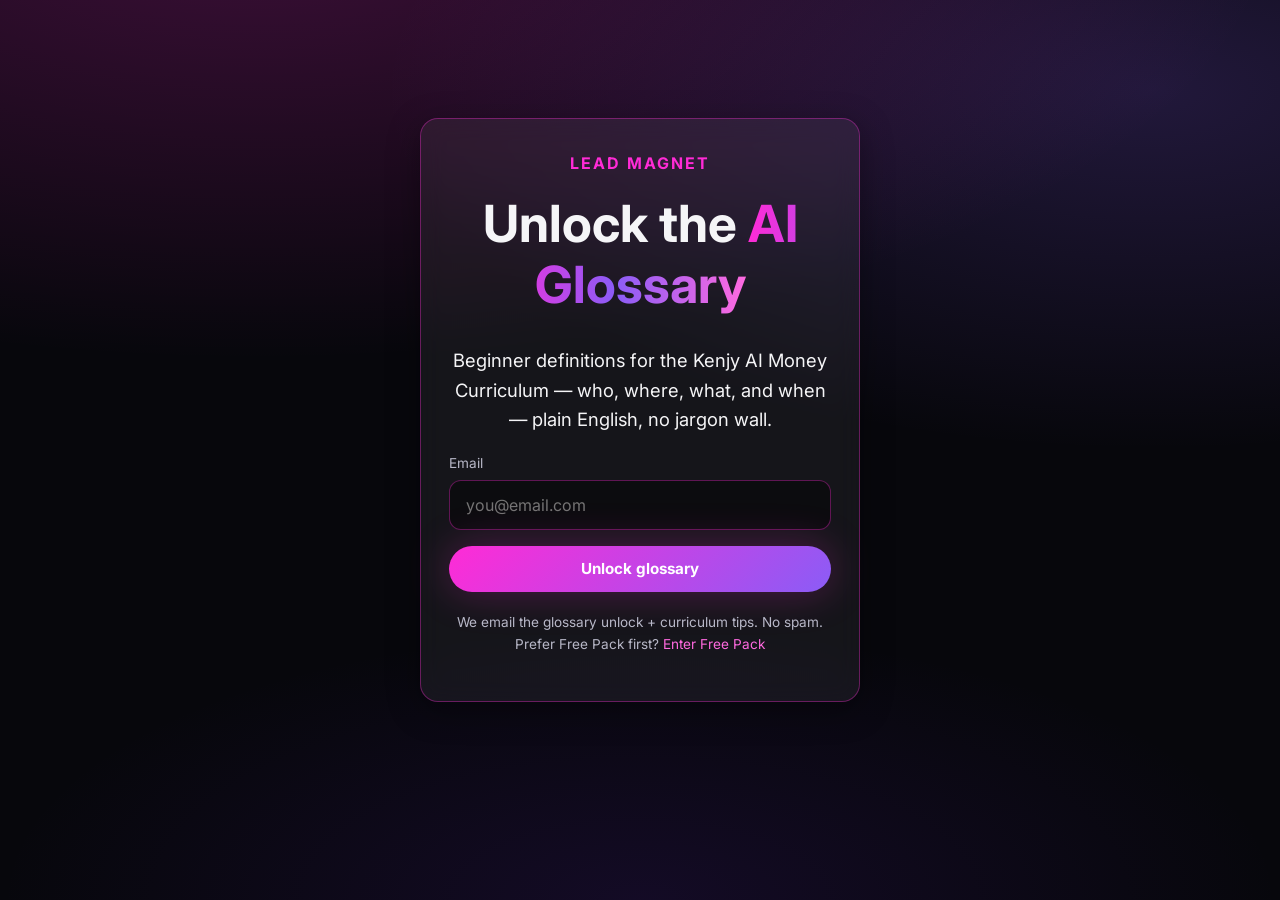
<file: glossary/index.html>
<!DOCTYPE html>
<html lang="en">
<head>
  <meta charset="UTF-8" />
  <meta name="viewport" content="width=device-width, initial-scale=1" />
  <title>AI Glossary for Beginners — Kenjy Optimistic</title>
  <meta name="description" content="AI Glossary for Beginners — Kenjy AI Money Curriculum. Short definitions for AMS, Agents, and Club. Free Pack first." />
  <link href="https://fonts.googleapis.com/css2?family=Inter:wght@400;500;600;700;800&display=swap" rel="stylesheet" />
  <link rel="stylesheet" href="/styles.css" />
</head>
<body>
  <header id="site-header" class="site-header"></header>
  <main id="main">
    <section class="hero container">
      <div class="badge">Kenjy AI Money Curriculum</div>
      <p class="tagline">WHO · WHERE · WHAT · WHEN</p>
      <h1>AI Glossary for <span class="neon-text">Beginners</span></h1>
      <p class="lead"><strong>WHO:</strong> beginners learning to make money with AI.<br />
        <strong>WHERE:</strong> Free Pack path + this page on the Hub.<br />
        <strong>WHAT:</strong> short definitions for AMS, Agents, and Club.<br />
        <strong>WHEN:</strong> whenever a term feels fuzzy — then get back to shipping.</p>
      <p class="lead">Start free: Free Pack → <a href="/enter/">/enter/</a></p>
      <div class="cta-row" style="justify-content:center">
        <a class="btn btn-primary btn-lg" href="/enter/">Enter Free Pack</a>
        <a class="btn btn-ghost btn-lg" href="/courses/">Curriculum</a>
        <a class="btn btn-ghost btn-lg" href="/club/">Join AI Money Club</a>
      </div>
    </section>

    <section class="section container" id="download">
      <div class="glass card" style="max-width:640px;margin:0 auto;text-align:center">
        <h2>Drive glossary pack</h2>
        <p>Full printable glossary (Ops canonical). Unlocked after your email gate.</p>
        <a id="glossary-drive" class="btn btn-primary" href="#" target="_blank" rel="noopener">Open Drive glossary</a>
        <p id="glossary-drive-note" style="font-size:0.85rem;margin-top:0.75rem">Link loads from hub config.</p>
        <div class="cta-row" style="justify-content:center;margin-top:1rem">
          <a class="btn btn-ghost" href="/enter/">Free Pack</a>
          <a class="btn btn-ghost" href="/courses/">Curriculum</a>
        </div>
      </div>
    </section>

    <section class="section container">
      <h2 style="text-align:center;margin-bottom:1.5rem">Terms</h2>
      <div class="grid">
        <article class="glass card" id="term-agent">
          <h3>Agent</h3>
          <p>An AI setup with a goal and steps (not just one chat reply). It can repeat a workflow, like “turn this brief into three listings.”</p>
        </article>
        <article class="glass card" id="term-ai">
          <h3>AI (Artificial Intelligence)</h3>
          <p>Software that can do tasks that usually need human-like language or judgment — writing, summarizing, brainstorming — when you give clear instructions.</p>
        </article>
        <article class="glass card" id="term-api">
          <h3>API</h3>
          <p>A way for apps to talk to each other. You usually won’t touch this as a beginner; tools use it behind the scenes.</p>
        </article>
        <article class="glass card" id="term-artifact">
          <h3>Artifact</h3>
          <p>The file or output you can keep, send, or sell: a doc, pitch, caption set, listing, SOP. If it isn’t an artifact, it’s still practice.</p>
        </article>
        <article class="glass card" id="term-chatbot">
          <h3>Chatbot</h3>
          <p>A chat interface on top of a model. The box you type into. The model is the engine; the chatbot is the steering wheel.</p>
        </article>
        <article class="glass card" id="term-chatgpt">
          <h3>ChatGPT</h3>
          <p>OpenAI’s popular AI chatbot product. One place beginners start conversations with a language model.</p>
        </article>
        <article class="glass card" id="term-claude">
          <h3>Claude</h3>
          <p>Anthropic’s AI chatbot/assistant product. Another option for writing, reasoning, and long documents.</p>
        </article>
        <article class="glass card" id="term-club">
          <h3>Club (AI Money Club)</h3>
          <p>Weekly beginner practice + accountability on the curriculum path. Soft upsell after Free Pack — not a magic income guarantee.</p>
        </article>
        <article class="glass card" id="term-connector">
          <h3>Connector</h3>
          <p>A bridge from the AI to your real accounts (Drive, email, store) so work can move in and out without endless copy-paste.</p>
        </article>
        <article class="glass card" id="term-context-window">
          <h3>Context window</h3>
          <p>How much text the model can “keep in mind” at once (your prompt + prior messages + pasted docs). If you overload it, quality drops.</p>
        </article>
        <article class="glass card" id="term-custom-gpt">
          <h3>Custom GPT / Project</h3>
          <p>A saved assistant with instructions and files so you don’t re-explain yourself every time.</p>
        </article>
        <article class="glass card" id="term-embedding">
          <h3>Embedding / vector search (light)</h3>
          <p>A way to find related chunks of your docs by meaning. Advanced; skip until you need a knowledge base.</p>
        </article>
        <article class="glass card" id="term-fine-tuning">
          <h3>Fine-tuning</h3>
          <p>Extra training that specializes a model on a narrower set of examples. Most beginners don’t need this — good prompts come first.</p>
        </article>
        <article class="glass card" id="term-free-pack">
          <h3>Free Pack</h3>
          <p>Kenjy’s free starter checklist/map. Enter via <a href="/enter/">/enter/</a> (email gate) then <a href="/free/">/free/</a>.</p>
        </article>
        <article class="glass card" id="term-grok">
          <h3>Grok</h3>
          <p>xAI’s AI assistant. Another chatbot option in the same beginner toolkit category (chat → clear outcomes).</p>
        </article>
        <article class="glass card" id="term-guardrails">
          <h3>Guardrails</h3>
          <p>Limits that keep AI use safe and on-brand (what you won’t generate, what you always verify).</p>
        </article>
        <article class="glass card" id="term-hallucination">
          <h3>Hallucination</h3>
          <p>When the AI sounds confident but is wrong or made something up. Always check facts for money, legal, health, or client work.</p>
        </article>
        <article class="glass card" id="term-hallucination-check">
          <h3>Hallucination check</h3>
          <p>Your habit of verifying important claims before you post or send to a client.</p>
        </article>
        <article class="glass card" id="term-llm">
          <h3>LLM (Large Language Model)</h3>
          <p>The big text-prediction system behind many chatbots. It predicts useful next words from patterns in data — it doesn’t “know” like a person.</p>
        </article>
        <article class="glass card" id="term-model">
          <h3>Model</h3>
          <p>The underlying AI brain (the LLM or similar). Different products may use different models.</p>
        </article>
        <article class="glass card" id="term-multimodal">
          <h3>Multimodal</h3>
          <p>AI that can work with more than text (e.g. images + text). Handy later; not required for Month 1.</p>
        </article>
        <article class="glass card" id="term-offer">
          <h3>Offer</h3>
          <p>What you sell: who it’s for + the outcome + when it’s delivered (+ price). Tools stay in the kitchen.</p>
        </article>
        <article class="glass card" id="term-output">
          <h3>Output</h3>
          <p>Whatever the AI returns: text, a list, a draft, code, a plan. Your job is to shape outputs into artifacts.</p>
        </article>
        <article class="glass card" id="term-plugin">
          <h3>Plugin</h3>
          <p>An add-on inside an AI app that adds a capability (browse, format, niche tools). Optional — only add one if it saves real delivery time.</p>
        </article>
        <article class="glass card" id="term-prompt">
          <h3>Prompt</h3>
          <p>The instructions you type (or paste). Clear prompts = clearer paid work. Vague prompts = rework.</p>
        </article>
        <article class="glass card" id="term-prompt-engineering">
          <h3>Prompt engineering</h3>
          <p>The skill of writing better prompts on purpose: role, task, constraints, examples, format.</p>
        </article>
        <article class="glass card" id="term-system-prompt">
          <h3>System prompt</h3>
          <p>Hidden or preset instructions that steer the assistant’s behavior before your message. Custom GPTs/projects often use these.</p>
        </article>
        <article class="glass card" id="term-temperature">
          <h3>Temperature</h3>
          <p>A setting that controls how “creative vs careful” outputs feel. Higher = more variety; lower = more steady and predictable.</p>
        </article>
        <article class="glass card" id="term-token">
          <h3>Token</h3>
          <p>A chunk of text the model reads/writes (roughly pieces of words). Limits and pricing are often counted in tokens.</p>
        </article>
        <article class="glass card" id="term-training-data">
          <h3>Training data</h3>
          <p>The text/examples used to teach a model before you use it. You don’t upload this for normal chatting.</p>
        </article>
        <article class="glass card" id="term-who-where-what-when">
          <h3>WHO / WHERE / WHAT / WHEN</h3>
          <p>Kenjy’s beginner money map: who you help, where you show up, what you offer, when you take the next step.</p>
        </article>
        <article class="glass card" id="term-workflow">
          <h3>Workflow</h3>
          <p>A repeatable sequence: input → prompts/agent steps → artifact → send/sell.</p>
        </article>
      </div>
    </section>

    <section class="section container">
      <div class="glass card" style="max-width:640px;margin:0 auto">
        <h2>How to use</h2>
        <ol style="margin:1rem 0 0;padding-left:1.25rem;line-height:1.6">
          <li>Skim before Track 1 (AI Made Simple).</li>
          <li>Revisit when Agents introduces plugins/connectors.</li>
          <li>Keep shipping — glossary supports action, it isn’t the product.</li>
        </ol>
        <p style="margin-top:1.25rem">Primary CTA: Free Pack → <a href="/enter/">/enter/</a>. No affiliate pitches in definitions. No guaranteed income claims.</p>
        <div class="cta-row" style="margin-top:1.25rem">
          <a class="btn btn-primary" href="/enter/">Enter Free Pack</a>
          <a class="btn btn-ghost" href="/courses/">Curriculum</a>
          <a class="btn btn-ghost" href="/club/">Club</a>
        </div>
      </div>
    </section>
  </main>
  <footer id="site-footer" class="site-footer"></footer>
  <script src="/config.js"></script>
  <script src="/nav.js"></script>
  <script>
    (function () {
      try {
        if (localStorage.getItem("kenjy_glossary_unlocked") !== "1") {
          location.replace("/glossary/enter/");
          return;
        }
      } catch (e) {
        location.replace("/glossary/enter/");
        return;
      }
      var cfg = window.KENJY_CONFIG || {};
      var url = cfg.GLOSSARY_DRIVE;
      var a = document.getElementById("glossary-drive");
      var note = document.getElementById("glossary-drive-note");
      if (a && url && url !== "#") {
        a.setAttribute("href", url);
        if (note) note.textContent = "Opens the Ops AI Glossary Drive doc (gate unlock path). Public share may still be HOLD.";
      }
    })();
  </script>
</body>
</html>
</file>
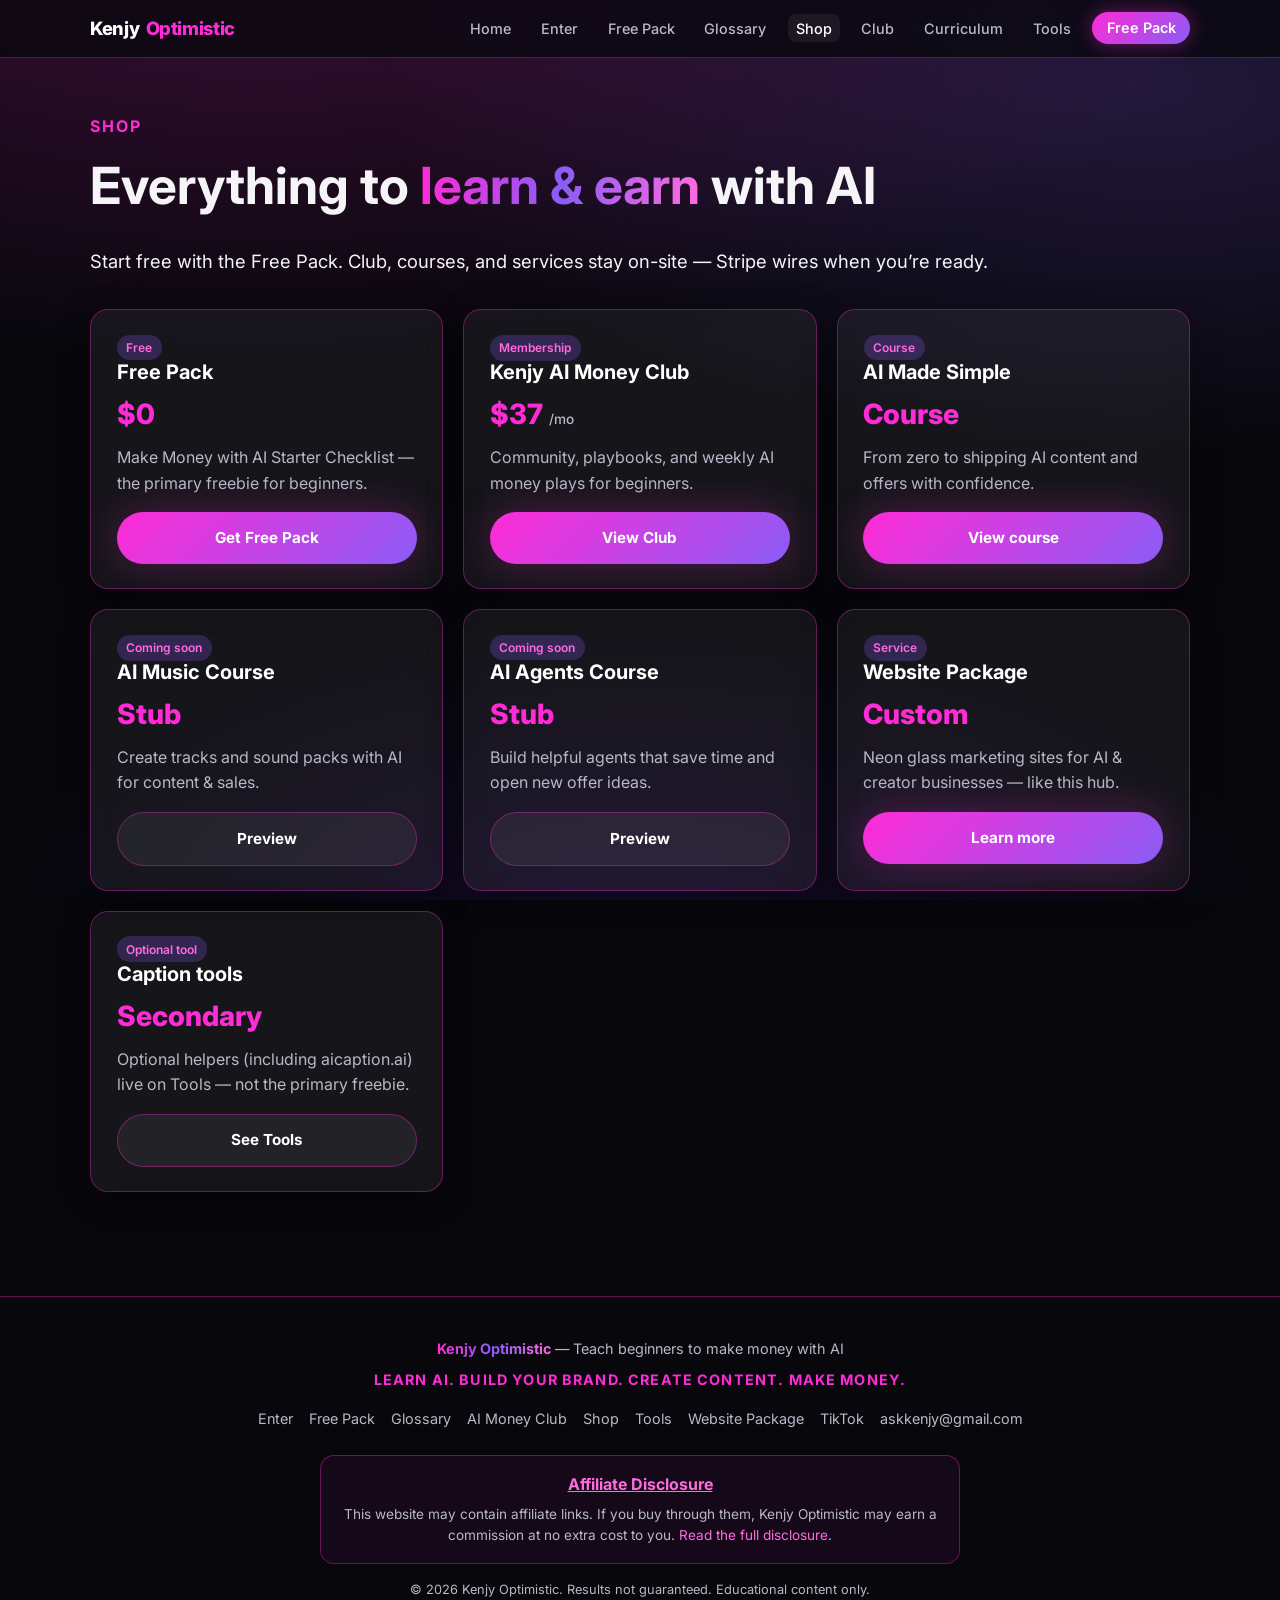
<file: shop/index.html>
<!DOCTYPE html>
<html lang="en">
<head>
  <meta charset="UTF-8" />
  <meta name="viewport" content="width=device-width, initial-scale=1" />
  <title>Shop — Kenjy Optimistic</title>
  <meta name="description" content="Shop Kenjy Optimistic: Free Pack, AI Money Club, courses, and website package for beginners." />
  <link href="https://fonts.googleapis.com/css2?family=Inter:wght@400;500;600;700;800&display=swap" rel="stylesheet" />
  <link rel="stylesheet" href="/styles.css" />
</head>
<body>
  <header id="site-header" class="site-header"></header>
  <main id="main" class="section container">
    <p class="tagline">Shop</p>
    <h1>Everything to <span class="neon-text">learn &amp; earn</span> with AI</h1>
    <p class="lead">Start free with the Free Pack. Club, courses, and services stay on-site — Stripe wires when you’re ready.</p>
    <div class="grid grid-3" style="margin-top:2rem">
      <article class="glass card">
        <span class="pill">Free</span>
        <h3>Free Pack</h3>
        <p class="price">$0</p>
        <p>Make Money with AI Starter Checklist — the primary freebie for beginners.</p>
        <a class="btn btn-primary btn-block" href="/enter/">Get Free Pack</a>
      </article>
      <article class="glass card">
        <span class="pill">Membership</span>
        <h3>Kenjy AI Money Club</h3>
        <p class="price">$37 <small>/mo</small></p>
        <p>Community, playbooks, and weekly AI money plays for beginners.</p>
        <a class="btn btn-primary btn-block" href="/club/">View Club</a>
      </article>
      <article class="glass card">
        <span class="pill">Course</span>
        <h3>AI Made Simple</h3>
        <p class="price">Course</p>
        <p>From zero to shipping AI content and offers with confidence.</p>
        <a class="btn btn-primary btn-block" href="/courses/ai-made-simple/">View course</a>
      </article>
      <article class="glass card">
        <span class="pill">Coming soon</span>
        <h3>AI Music Course</h3>
        <p class="price">Stub</p>
        <p>Create tracks and sound packs with AI for content &amp; sales.</p>
        <a class="btn btn-ghost btn-block" href="/courses/ai-music/">Preview</a>
      </article>
      <article class="glass card">
        <span class="pill">Coming soon</span>
        <h3>AI Agents Course</h3>
        <p class="price">Stub</p>
        <p>Build helpful agents that save time and open new offer ideas.</p>
        <a class="btn btn-ghost btn-block" href="/courses/agents/">Preview</a>
      </article>
      <article class="glass card">
        <span class="pill">Service</span>
        <h3>Website Package</h3>
        <p class="price">Custom</p>
        <p>Neon glass marketing sites for AI &amp; creator businesses — like this hub.</p>
        <a class="btn btn-primary btn-block" href="/website-package/">Learn more</a>
      </article>
      <article class="glass card">
        <span class="pill">Optional tool</span>
        <h3>Caption tools</h3>
        <p class="price">Secondary</p>
        <p>Optional helpers (including aicaption.ai) live on Tools — not the primary freebie.</p>
        <a class="btn btn-ghost btn-block" href="/tools/">See Tools</a>
      </article>
    </div>
  </main>
  <footer id="site-footer" class="site-footer"></footer>
  <script src="/config.js"></script>
  <script src="/nav.js"></script>
</body>
</html>
</file>
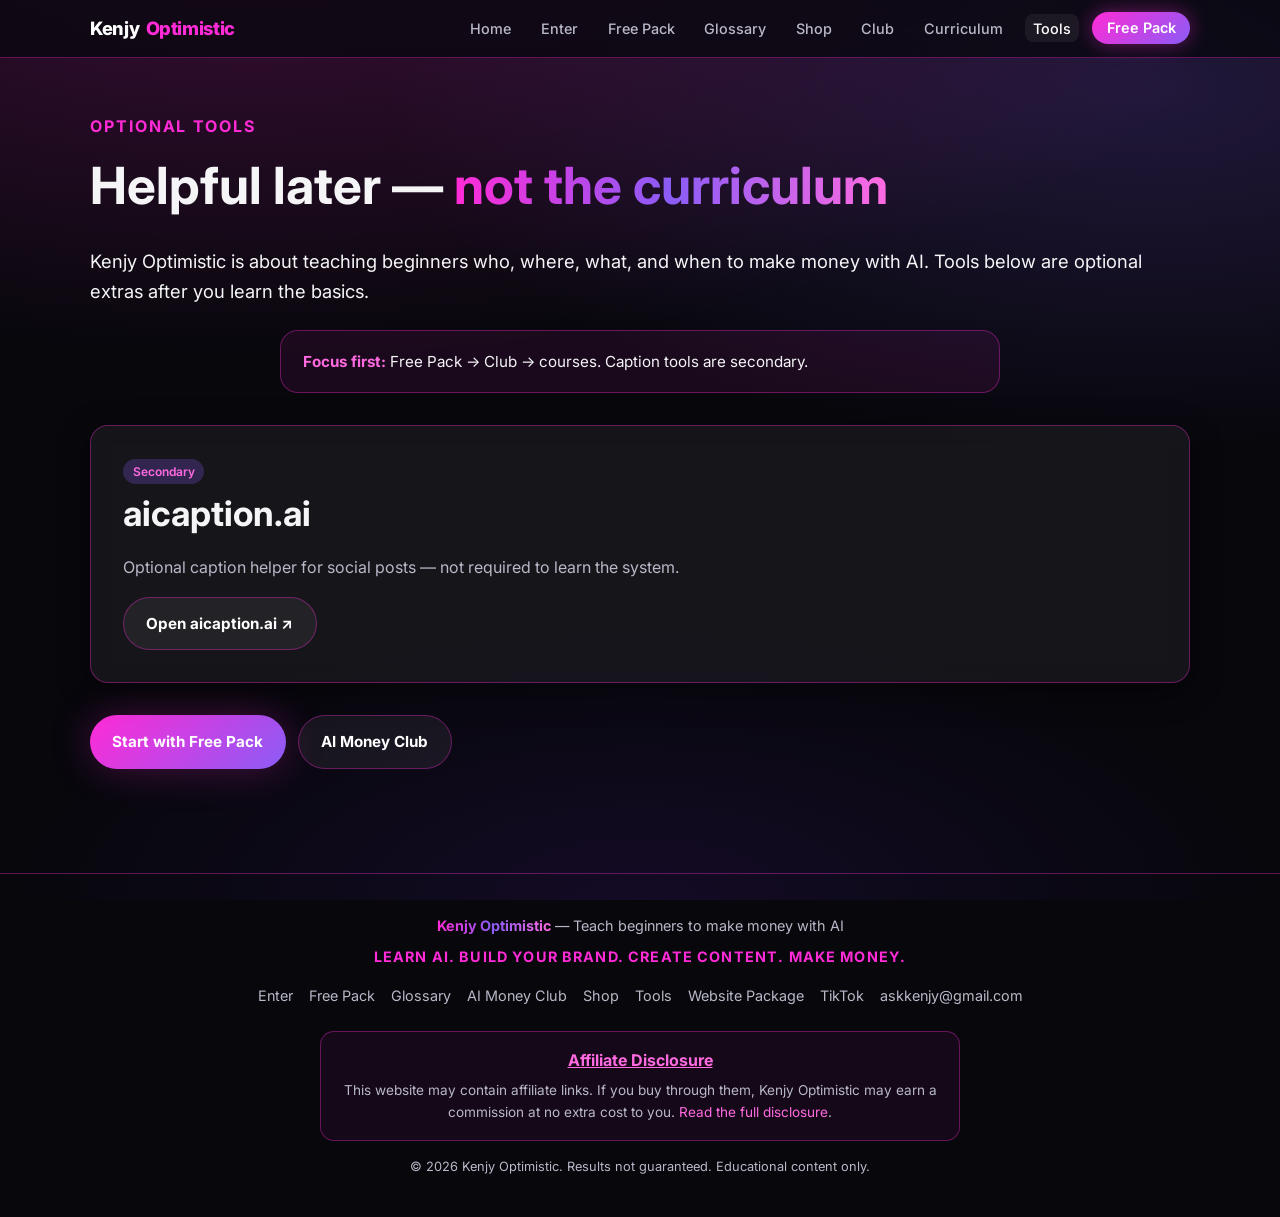
<file: tools/index.html>
<!DOCTYPE html>
<html lang="en">
<head>
  <meta charset="UTF-8" />
  <meta name="viewport" content="width=device-width, initial-scale=1" />
  <title>Tools | Kenjy Optimistic</title>
  <meta name="description" content="Optional tools for Kenjy Optimistic students — beginners learning to make money with AI." />
  <link href="https://fonts.googleapis.com/css2?family=Inter:wght@400;500;600;700;800&display=swap" rel="stylesheet" />
  <link rel="stylesheet" href="/styles.css" />
</head>
<body>
  <header id="site-header" class="site-header"></header>
  <main id="main" class="section container">
    <p class="tagline">Optional tools</p>
    <h1>Helpful later — <span class="neon-text">not the curriculum</span></h1>
    <p class="lead">Kenjy Optimistic is about teaching beginners who, where, what, and when to make money with AI. Tools below are optional extras after you learn the basics.</p>

    <aside class="disclosure" role="note">
      <p><strong>Focus first:</strong> Free Pack → Club → courses. Caption tools are secondary.</p>
    </aside>

    <article class="glass card" style="margin:2rem 0;padding:2rem">
      <span class="pill">Secondary</span>
      <h2 style="margin-top:0.5rem">aicaption.ai</h2>
      <p>Optional caption helper for social posts — not required to learn the system.</p>
      <a class="btn btn-ghost" href="https://aicaption.ai" target="_blank" rel="noopener">Open aicaption.ai ↗</a>
    </article>

    <div class="cta-row">
      <a class="btn btn-primary" href="/enter/">Start with Free Pack</a>
      <a class="btn btn-ghost" href="/club/">AI Money Club</a>
    </div>
  </main>
  <footer id="site-footer" class="site-footer"></footer>
  <script src="/config.js"></script>
  <script src="/nav.js"></script>
</body>
</html>
</file>
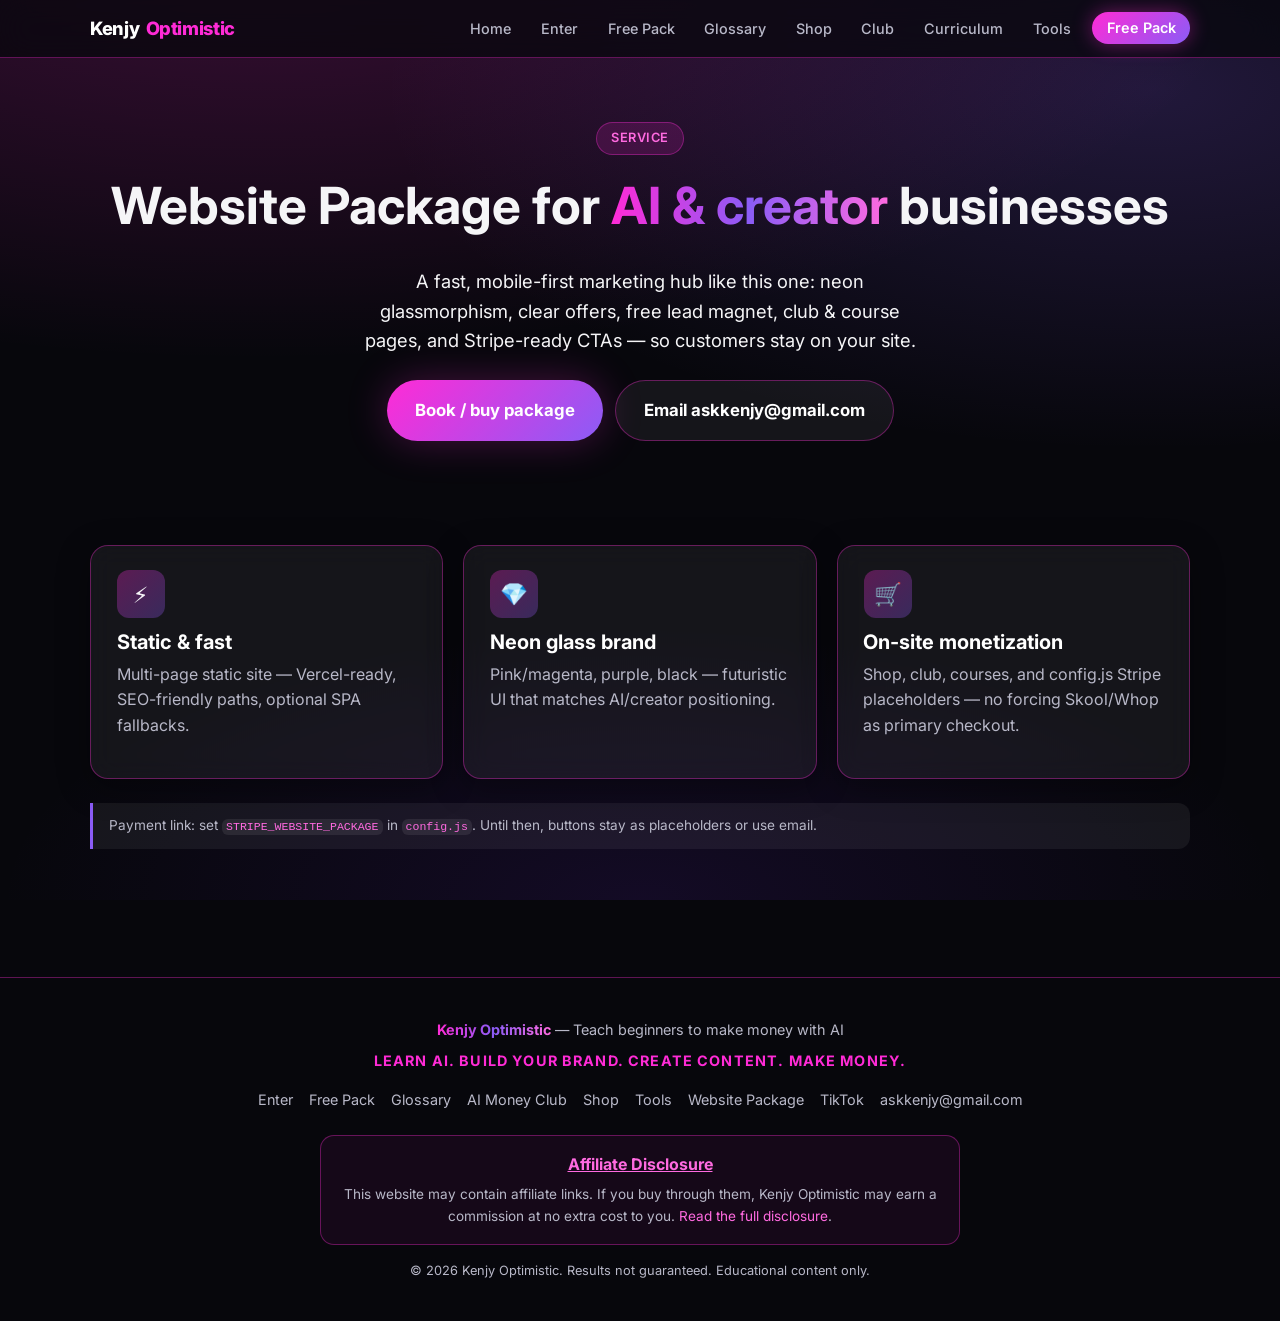
<file: website-package/index.html>
<!DOCTYPE html>
<html lang="en">
<head>
  <meta charset="UTF-8" />
  <meta name="viewport" content="width=device-width, initial-scale=1" />
  <title>Website Package for AI &amp; Creator Businesses | Kenjy Optimistic</title>
  <meta name="description" content="Neon glass marketing websites for AI and creator businesses — hub, shop, courses, and on-site checkout." />
  <link href="https://fonts.googleapis.com/css2?family=Inter:wght@400;500;600;700;800&display=swap" rel="stylesheet" />
  <link rel="stylesheet" href="/styles.css" />
</head>
<body>
  <header id="site-header" class="site-header"></header>
  <main id="main">
    <section class="hero container">
      <div class="badge">Service</div>
      <h1>Website Package for <span class="neon-text">AI &amp; creator</span> businesses</h1>
      <p class="lead">A fast, mobile-first marketing hub like this one: neon glassmorphism, clear offers, free lead magnet, club &amp; course pages, and Stripe-ready CTAs — so customers stay on your site.</p>
      <div class="cta-row" style="justify-content:center">
        <a class="btn btn-primary btn-lg" href="#" data-config="STRIPE_WEBSITE_PACKAGE">Book / buy package</a>
        <a class="btn btn-ghost btn-lg" href="mailto:askkenjy@gmail.com?subject=Website%20Package">Email askkenjy@gmail.com</a>
      </div>
    </section>
    <section class="section container">
      <div class="grid">
        <article class="glass card">
          <div class="feature-icon">⚡</div>
          <h3>Static &amp; fast</h3>
          <p>Multi-page static site — Vercel-ready, SEO-friendly paths, optional SPA fallbacks.</p>
        </article>
        <article class="glass card">
          <div class="feature-icon">💎</div>
          <h3>Neon glass brand</h3>
          <p>Pink/magenta, purple, black — futuristic UI that matches AI/creator positioning.</p>
        </article>
        <article class="glass card">
          <div class="feature-icon">🛒</div>
          <h3>On-site monetization</h3>
          <p>Shop, club, courses, and config.js Stripe placeholders — no forcing Skool/Whop as primary checkout.</p>
        </article>
      </div>
      <div class="disclaimer">Payment link: set <code>STRIPE_WEBSITE_PACKAGE</code> in <code>config.js</code>. Until then, buttons stay as placeholders or use email.</div>
    </section>
  </main>
  <footer id="site-footer" class="site-footer"></footer>
  <script src="/config.js"></script>
  <script src="/nav.js"></script>
</body>
</html>
</file>
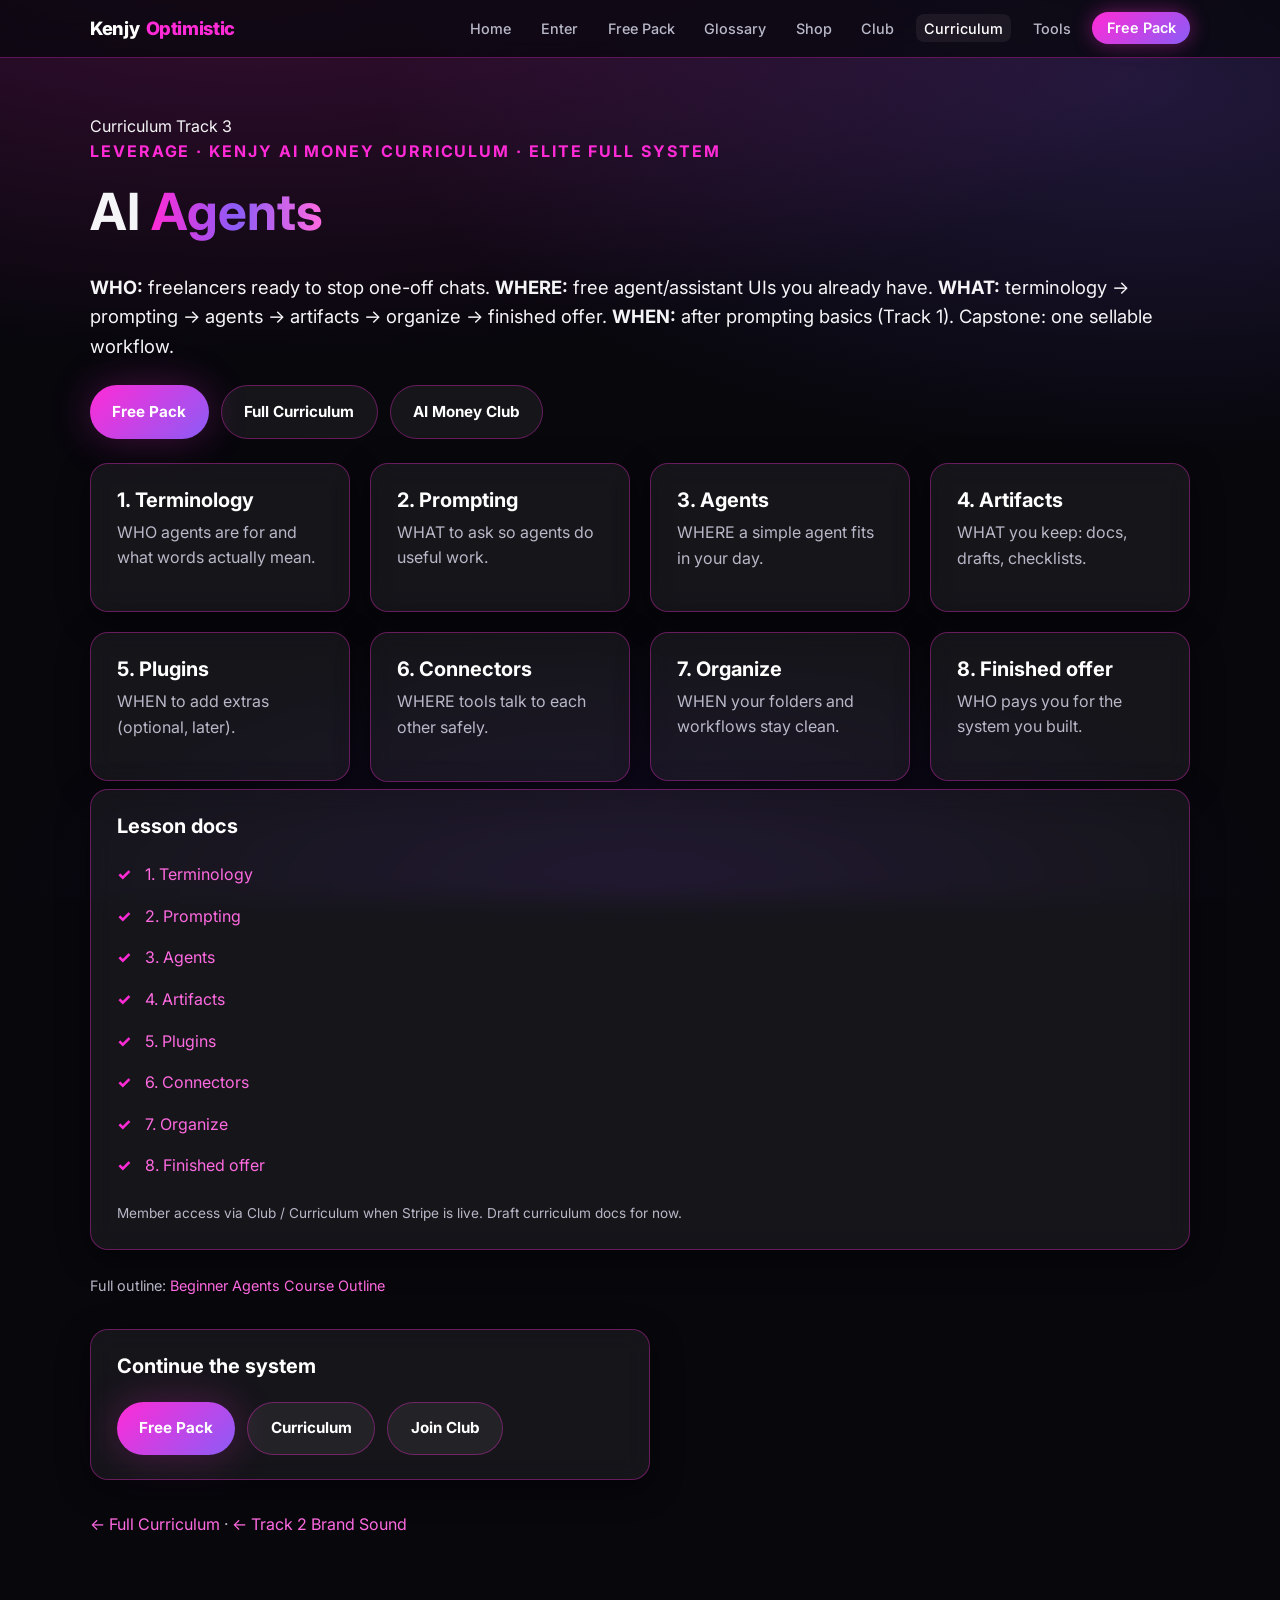
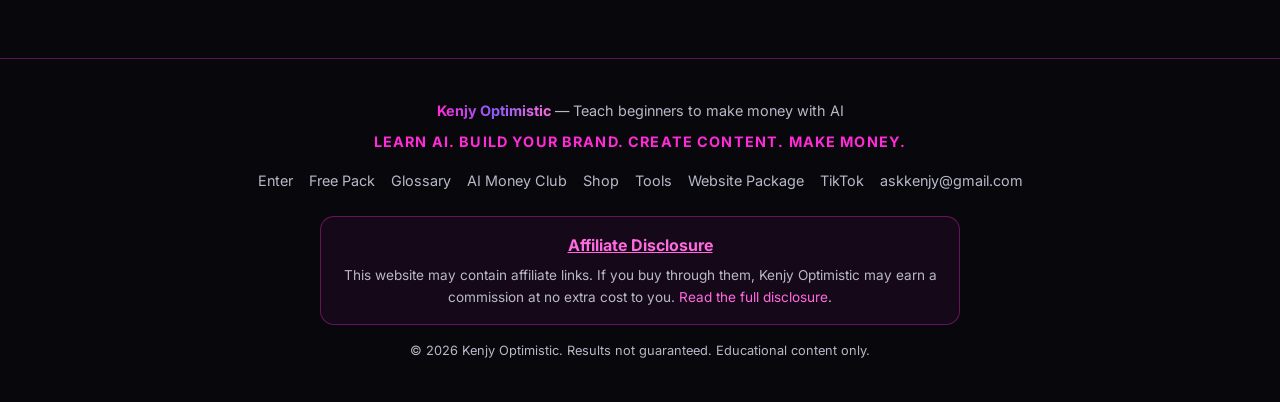
<file: courses/agents/index.html>
<!DOCTYPE html>
<html lang="en">
<head>
  <meta charset="UTF-8" />
  <meta name="viewport" content="width=device-width, initial-scale=1" />
  <title>Track 3 · Leverage — AI Agents | Kenjy AI Money Curriculum</title>
  <meta name="description" content="Curriculum Track 3: AI Agents — elite full-system leverage in the Kenjy AI Money Curriculum." />
  <link href="https://fonts.googleapis.com/css2?family=Inter:wght@400;500;600;700;800&display=swap" rel="stylesheet" />
  <link rel="stylesheet" href="/styles.css" />
</head>
<body>
  <header id="site-header" class="site-header"></header>
  <main id="main" class="section container">
    <div class="badge">Curriculum Track 3</div>
    <p class="tagline">LEVERAGE · KENJY AI MONEY CURRICULUM · ELITE FULL SYSTEM</p>
    <h1 style="margin-top:1rem">AI <span class="neon-text">Agents</span></h1>
    <p class="lead"><strong>WHO:</strong> freelancers ready to stop one-off chats. <strong>WHERE:</strong> free agent/assistant UIs you already have. <strong>WHAT:</strong> terminology → prompting → agents → artifacts → organize → finished offer. <strong>WHEN:</strong> after prompting basics (Track 1). Capstone: one sellable workflow.</p>

    <div class="cta-row" style="margin:1.5rem 0">
      <a class="btn btn-primary" href="/enter/">Free Pack</a>
      <a class="btn btn-ghost" href="/courses/">Full Curriculum</a>
      <a class="btn btn-ghost" href="/club/">AI Money Club</a>
    </div>

    <div class="grid" style="margin-top:1rem">
      <article class="glass card"><h3>1. Terminology</h3><p>WHO agents are for and what words actually mean.</p></article>
      <article class="glass card"><h3>2. Prompting</h3><p>WHAT to ask so agents do useful work.</p></article>
      <article class="glass card"><h3>3. Agents</h3><p>WHERE a simple agent fits in your day.</p></article>
      <article class="glass card"><h3>4. Artifacts</h3><p>WHAT you keep: docs, drafts, checklists.</p></article>
      <article class="glass card"><h3>5. Plugins</h3><p>WHEN to add extras (optional, later).</p></article>
      <article class="glass card"><h3>6. Connectors</h3><p>WHERE tools talk to each other safely.</p></article>
      <article class="glass card"><h3>7. Organize</h3><p>WHEN your folders and workflows stay clean.</p></article>
      <article class="glass card"><h3>8. Finished offer</h3><p>WHO pays you for the system you built.</p></article>
    </div>

    <div class="glass card" style="grid-column:1/-1;margin-top:0.5rem"><h3>Lesson docs</h3><ul class="check-list"><li><a href="https://docs.google.com/document/d/1vts-JrT9XTyq4LzBXmPy_1q2o93V0fYzGYO55D508ZY/edit" target="_blank" rel="noopener">1. Terminology</a></li><li><a href="https://docs.google.com/document/d/1wyDHwubRpV2JsWnrliT7jg3lW_7BxQHJf8lPz8E17TU/edit" target="_blank" rel="noopener">2. Prompting</a></li><li><a href="https://docs.google.com/document/d/1UKQQfVPkDq-eEIS_WHgmjbv3Af5aB8ar4G4COPE3Ojg/edit" target="_blank" rel="noopener">3. Agents</a></li><li><a href="https://docs.google.com/document/d/1xlH6qptBgKgz0IDaQH-daMayLFmvsFl6e6UisAxI8cI/edit" target="_blank" rel="noopener">4. Artifacts</a></li><li><a href="https://docs.google.com/document/d/1a2avDPAJpBylrJeH44Ro3LGcfQ63Z9rV6TDn8TmOXXA/edit" target="_blank" rel="noopener">5. Plugins</a></li><li><a href="https://docs.google.com/document/d/1LX_s5CTDR1om64lKeLCN4YlU4sS4si1m1pU5O6fwgw8/edit" target="_blank" rel="noopener">6. Connectors</a></li><li><a href="https://docs.google.com/document/d/1x2bhMc8I7MgQ3UM7Vc34Mtu0MRsV-40LV588Ajbju2s/edit" target="_blank" rel="noopener">7. Organize</a></li><li><a href="https://docs.google.com/document/d/1NoTsD0EA3LulHejj7O7x89WABdWeHEsLOhhRzLt2HU8/edit" target="_blank" rel="noopener">8. Finished offer</a></li></ul><p style="font-size:0.85rem;margin:0.75rem 0 0">Member access via Club / Curriculum when Stripe is live. Draft curriculum docs for now.</p></div>

    <p style="font-size:0.9rem;margin:1.5rem 0">Full outline: <a href="https://docs.google.com/document/d/16HKltK57n5U4hwENcCfKzq-jEFJKwjedpbApFKQS9P0/edit" target="_blank" rel="noopener">Beginner Agents Course Outline</a></p>

    <div class="glass card" style="max-width:560px;margin:2rem 0">
      <h3>Continue the system</h3>
      <div class="cta-row">
        <a class="btn btn-primary" href="/enter/">Free Pack</a>
        <a class="btn btn-ghost" href="/courses/">Curriculum</a>
        <a class="btn btn-ghost" href="/club/">Join Club</a>
      </div>
    </div>
    <p><a href="/courses/">← Full Curriculum</a> · <a href="/courses/ai-music/">← Track 2 Brand Sound</a></p>
  </main>
  <footer id="site-footer" class="site-footer"></footer>
  <script src="/config.js"></script>
  <script src="/nav.js"></script>
</body>
</html>
</file>
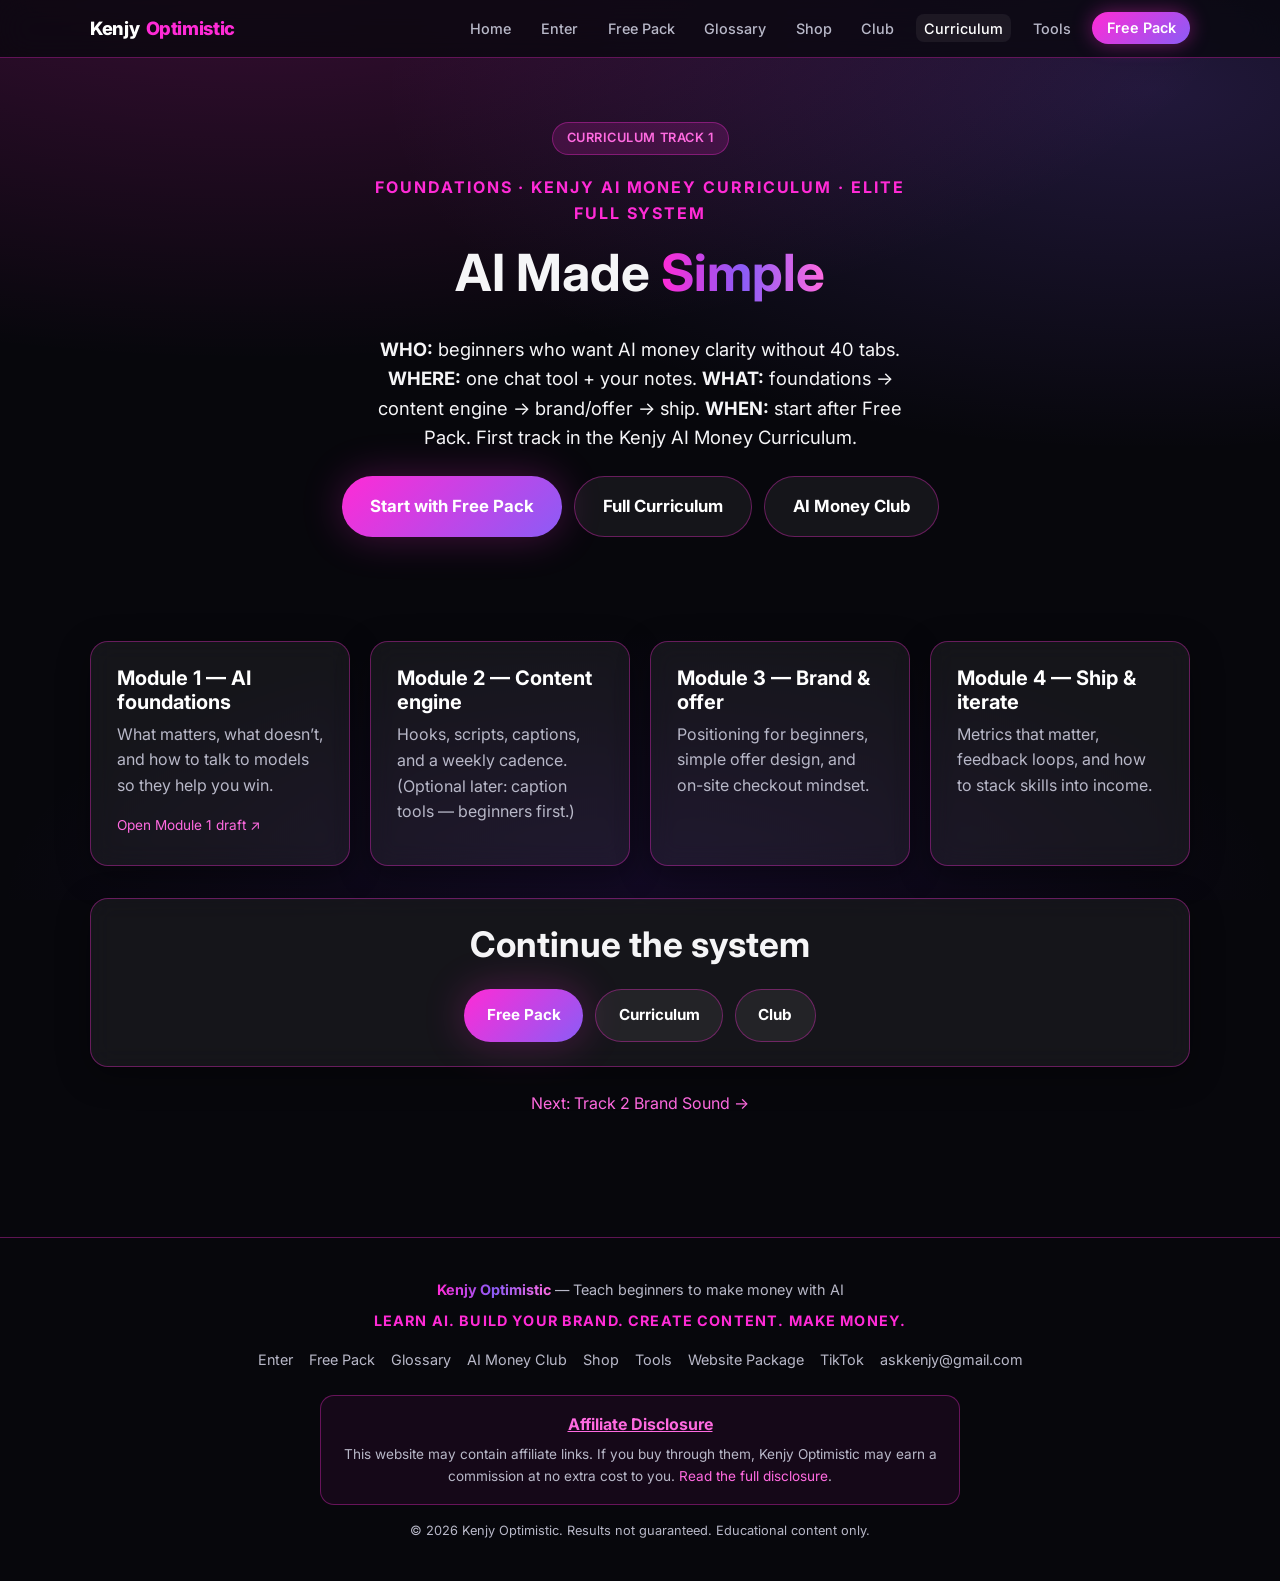
<file: courses/ai-made-simple/index.html>
<!DOCTYPE html>
<html lang="en">
<head>
  <meta charset="UTF-8" />
  <meta name="viewport" content="width=device-width, initial-scale=1" />
  <title>Track 1 · Foundations — AI Made Simple | Kenjy AI Money Curriculum</title>
  <meta name="description" content="Curriculum Track 1: AI Made Simple — elite full-system foundations in the Kenjy AI Money Curriculum." />
  <link href="https://fonts.googleapis.com/css2?family=Inter:wght@400;500;600;700;800&display=swap" rel="stylesheet" />
  <link rel="stylesheet" href="/styles.css" />
</head>
<body>
  <header id="site-header" class="site-header"></header>
  <main id="main">
    <section class="hero container">
      <div class="badge">Curriculum Track 1</div>
      <p class="tagline">FOUNDATIONS · KENJY AI MONEY CURRICULUM · ELITE FULL SYSTEM</p>
      <h1>AI Made <span class="neon-text">Simple</span></h1>
      <p class="lead"><strong>WHO:</strong> beginners who want AI money clarity without 40 tabs. <strong>WHERE:</strong> one chat tool + your notes. <strong>WHAT:</strong> foundations → content engine → brand/offer → ship. <strong>WHEN:</strong> start after Free Pack. First track in the Kenjy AI Money Curriculum.</p>
      <div class="cta-row" style="justify-content:center">
        <a class="btn btn-primary btn-lg" href="/enter/">Start with Free Pack</a>
        <a class="btn btn-ghost btn-lg" href="/courses/">Full Curriculum</a>
        <a class="btn btn-ghost btn-lg" href="/club/">AI Money Club</a>
      </div>
    </section>

    <section class="section container">
      <div class="grid">
        <article class="glass card">
          <h3>Module 1 — AI foundations</h3>
          <p>What matters, what doesn’t, and how to talk to models so they help you win.</p>
          <p style="font-size:0.85rem;margin:0.5rem 0 0"><a href="https://docs.google.com/document/d/1XQZAz2P8VFxOuK7zZmIoa7VBZB2H3YPaSkJSQ0XgOWY/edit" target="_blank" rel="noopener">Open Module 1 draft ↗</a></p>
        </article>
        <article class="glass card">
          <h3>Module 2 — Content engine</h3>
          <p>Hooks, scripts, captions, and a weekly cadence. (Optional later: caption tools — beginners first.)</p>
        </article>
        <article class="glass card">
          <h3>Module 3 — Brand &amp; offer</h3>
          <p>Positioning for beginners, simple offer design, and on-site checkout mindset.</p>
        </article>
        <article class="glass card">
          <h3>Module 4 — Ship &amp; iterate</h3>
          <p>Metrics that matter, feedback loops, and how to stack skills into income.</p>
        </article>
      </div>
      <div class="glass card" style="margin-top:2rem;text-align:center">
        <h2>Continue the system</h2>
        <div class="cta-row" style="justify-content:center">
          <a class="btn btn-primary" href="/enter/">Free Pack</a>
          <a class="btn btn-ghost" href="/courses/">Curriculum</a>
          <a class="btn btn-ghost" href="/club/">Club</a>
        </div>
      </div>
      <p style="text-align:center;margin-top:1.5rem"><a href="/courses/ai-music/">Next: Track 2 Brand Sound →</a></p>
    </section>
  </main>
  <footer id="site-footer" class="site-footer"></footer>
  <script src="/config.js"></script>
  <script src="/nav.js"></script>
</body>
</html>
</file>
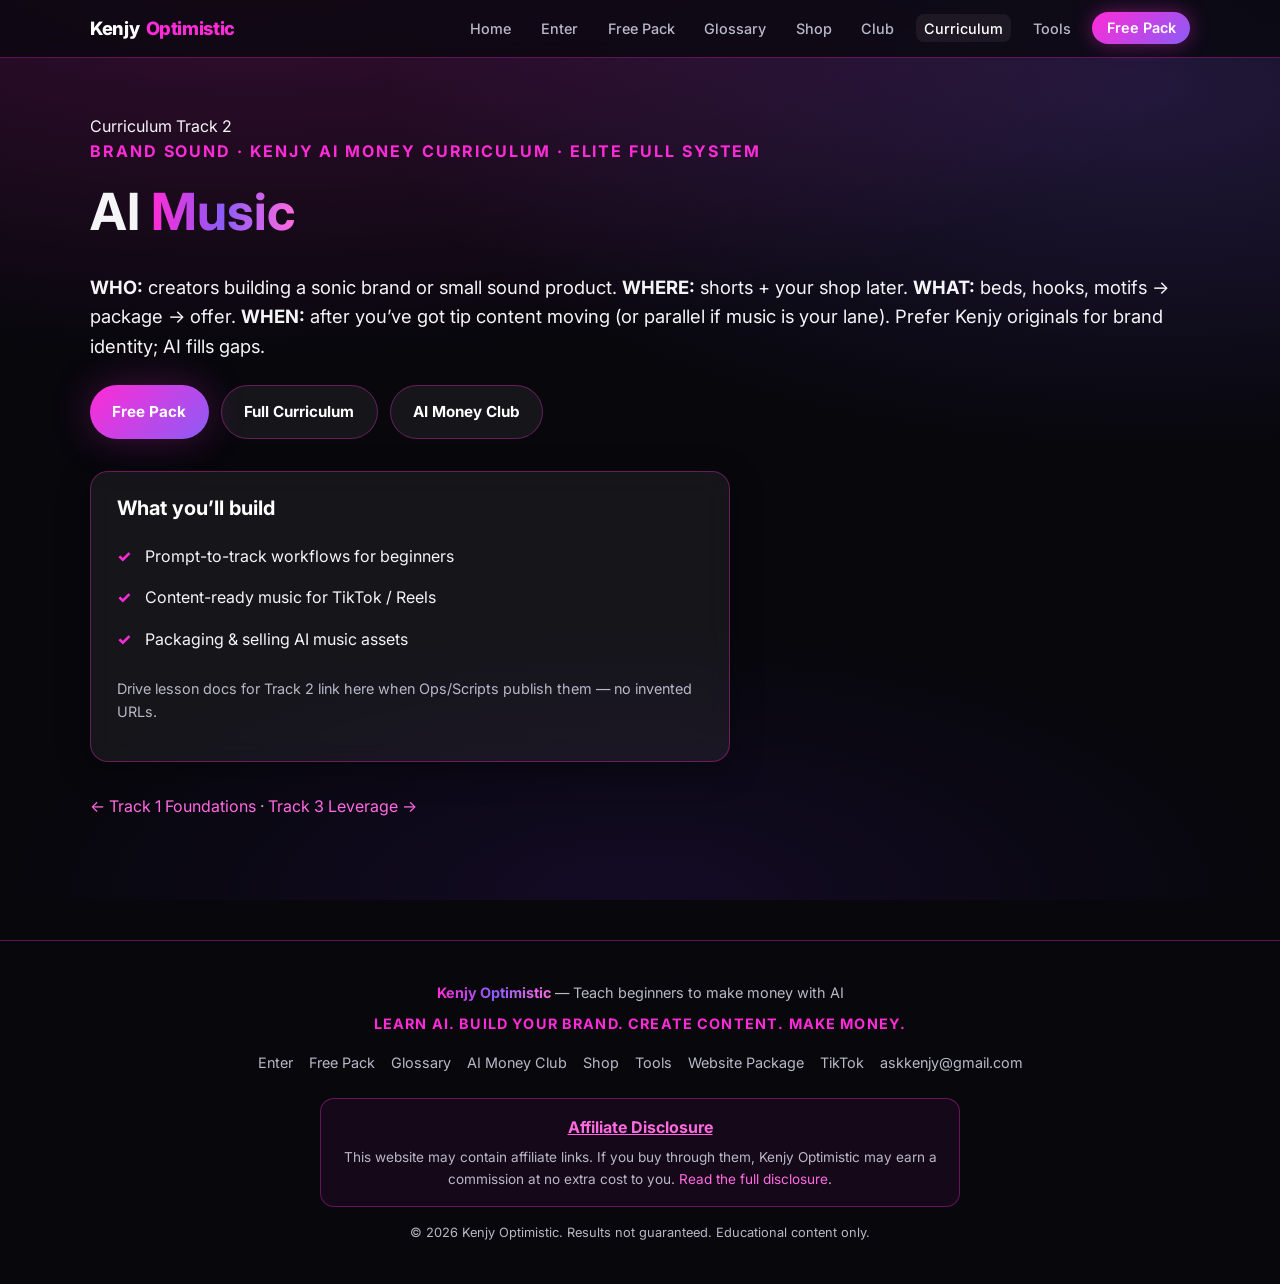
<file: courses/ai-music/index.html>
<!DOCTYPE html>
<html lang="en">
<head>
  <meta charset="UTF-8" />
  <meta name="viewport" content="width=device-width, initial-scale=1" />
  <title>Track 2 · Brand Sound — AI Music | Kenjy AI Money Curriculum</title>
  <meta name="description" content="Curriculum Track 2: AI Music — elite full-system brand sound in the Kenjy AI Money Curriculum." />
  <link href="https://fonts.googleapis.com/css2?family=Inter:wght@400;500;600;700;800&display=swap" rel="stylesheet" />
  <link rel="stylesheet" href="/styles.css" />
</head>
<body>
  <header id="site-header" class="site-header"></header>
  <main id="main" class="section container">
    <div class="badge">Curriculum Track 2</div>
    <p class="tagline">BRAND SOUND · KENJY AI MONEY CURRICULUM · ELITE FULL SYSTEM</p>
    <h1 style="margin-top:1rem">AI <span class="neon-text">Music</span></h1>
    <p class="lead"><strong>WHO:</strong> creators building a sonic brand or small sound product. <strong>WHERE:</strong> shorts + your shop later. <strong>WHAT:</strong> beds, hooks, motifs → package → offer. <strong>WHEN:</strong> after you’ve got tip content moving (or parallel if music is your lane). Prefer Kenjy originals for brand identity; AI fills gaps.</p>

    <div class="cta-row" style="margin:1.5rem 0">
      <a class="btn btn-primary" href="/enter/">Free Pack</a>
      <a class="btn btn-ghost" href="/courses/">Full Curriculum</a>
      <a class="btn btn-ghost" href="/club/">AI Money Club</a>
    </div>

    <div class="glass card" style="max-width:640px;margin:2rem 0">
      <h3>What you’ll build</h3>
      <ul class="check-list">
        <li>Prompt-to-track workflows for beginners</li>
        <li>Content-ready music for TikTok / Reels</li>
        <li>Packaging &amp; selling AI music assets</li>
      </ul>
      <p style="font-size:0.9rem">Drive lesson docs for Track 2 link here when Ops/Scripts publish them — no invented URLs.</p>
    </div>

    <p><a href="/courses/ai-made-simple/">← Track 1 Foundations</a> · <a href="/courses/agents/">Track 3 Leverage →</a></p>
  </main>
  <footer id="site-footer" class="site-footer"></footer>
  <script src="/config.js"></script>
  <script src="/nav.js"></script>
</body>
</html>
</file>
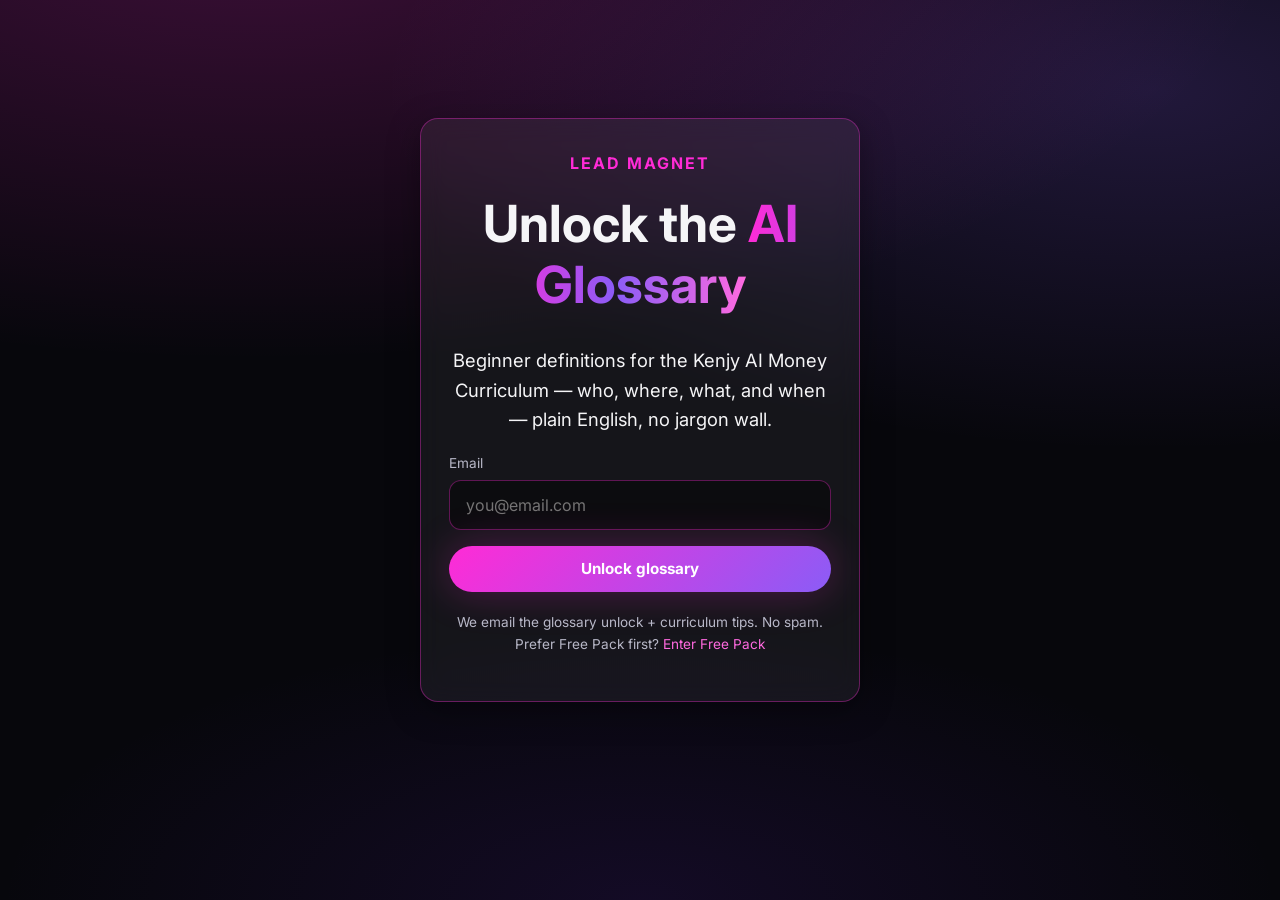
<file: glossary/enter/index.html>
<!DOCTYPE html>
<html lang="en">
<head>
  <meta charset="UTF-8" />
  <meta name="viewport" content="width=device-width, initial-scale=1" />
  <title>Unlock AI Glossary — Kenjy Optimistic</title>
  <meta name="description" content="Enter your email to unlock the beginner AI Money Glossary for Kenjy Optimistic curriculum students." />
  <link href="https://fonts.googleapis.com/css2?family=Inter:wght@400;500;600;700;800&display=swap" rel="stylesheet" />
  <link rel="stylesheet" href="/styles.css" />
</head>
<body>
  <main id="main" class="gate-wrap container">
    <div class="glass gate-card">
      <p class="tagline" style="text-align:center">Lead magnet</p>
      <h1>Unlock the <span class="neon-text">AI Glossary</span></h1>
      <p class="lead">Beginner definitions for the Kenjy AI Money Curriculum — who, where, what, and when — plain English, no jargon wall.</p>

      <form id="gate-form" action="https://formsubmit.co/ajax/askkenjy@gmail.com" method="POST">
        <input type="hidden" name="_subject" value="Kenjy Hub — AI Glossary unlock" />
        <input type="hidden" name="_template" value="table" />
        <input type="text" name="_honey" style="display:none" tabindex="-1" autocomplete="off" />
        <label for="gate-email">Email</label>
        <input id="gate-email" name="email" type="email" required placeholder="you@email.com" autocomplete="email" />
        <p id="gate-error" class="gate-error" role="alert">Enter a valid email to continue.</p>
        <button class="btn btn-primary btn-block" id="gate-btn" type="submit">Unlock glossary</button>
      </form>

      <p style="font-size:0.85rem;margin-top:1.25rem;text-align:center">
        We email the glossary unlock + curriculum tips. No spam.
        Prefer Free Pack first? <a href="/enter/">Enter Free Pack</a>
      </p>
    </div>
  </main>
  <script src="/config.js"></script>
  <script>
    (function () {
      var KEY = "kenjy_glossary_unlocked";
      var EMAIL_KEY = "kenjy_glossary_email";
      var next = (window.KENJY_CONFIG && window.KENJY_CONFIG.GLOSSARY_REDIRECT) || "/glossary/";
      try {
        if (localStorage.getItem(KEY) === "1") {
          location.replace(next);
          return;
        }
      } catch (e) {}

      var form = document.getElementById("gate-form");
      var input = document.getElementById("gate-email");
      var err = document.getElementById("gate-error");
      var btn = document.getElementById("gate-btn");

      form.addEventListener("submit", function (e) {
        e.preventDefault();
        var email = (input.value || "").trim();
        var ok = /^[^\s@]+@[^\s@]+\.[^\s@]+$/.test(email);
        if (!ok) {
          err.classList.add("show");
          input.focus();
          return;
        }
        err.classList.remove("show");
        btn.disabled = true;
        btn.textContent = "Unlocking…";

        var finish = function () {
          try {
            localStorage.setItem(KEY, "1");
            localStorage.setItem(EMAIL_KEY, email);
          } catch (e2) {}
          location.href = next;
        };

        fetch(form.action, {
          method: "POST",
          headers: { "Content-Type": "application/json", "Accept": "application/json" },
          body: JSON.stringify({
            email: email,
            _subject: "Kenjy Hub — AI Glossary unlock",
            source: "glossary-enter"
          })
        }).then(function () { finish(); }).catch(function () { finish(); });
      });
    })();
  </script>
</body>
</html>
</file>
<file: styles.css>
/* Kenjy Optimistic — neon glassmorphism */
:root {
  --pink: #FF2BD6;
  --pink-soft: #ff6ae0;
  --purple: #8B5CF6;
  --purple-deep: #5B21B6;
  --black: #07070c;
  --black-2: #0e0e18;
  --white: #ffffff;
  --glass: rgba(255, 255, 255, 0.06);
  --glass-border: rgba(255, 43, 214, 0.35);
  --text: #f5f5f7;
  --muted: #b8b8c8;
  --radius: 18px;
  --shadow: 0 0 40px rgba(255, 43, 214, 0.25);
  --font: "Inter", system-ui, -apple-system, Segoe UI, Roboto, sans-serif;
}

*, *::before, *::after { box-sizing: border-box; }
html { scroll-behavior: smooth; }
body {
  margin: 0;
  font-family: var(--font);
  background: var(--black);
  color: var(--text);
  line-height: 1.6;
  min-height: 100vh;
  background-image:
    radial-gradient(ellipse 80% 50% at 20% -10%, rgba(255, 43, 214, 0.22), transparent),
    radial-gradient(ellipse 60% 40% at 90% 10%, rgba(139, 92, 246, 0.2), transparent),
    radial-gradient(ellipse 50% 30% at 50% 100%, rgba(91, 33, 182, 0.15), transparent);
  background-attachment: fixed;
}

a { color: var(--pink-soft); text-decoration: none; }
a:hover { color: var(--white); text-decoration: underline; }
img { max-width: 100%; height: auto; }
h1, h2, h3, h4 { line-height: 1.2; margin: 0 0 0.6em; font-weight: 700; }
h1 { font-size: clamp(2rem, 5vw, 3.2rem); }
h2 { font-size: clamp(1.5rem, 3.5vw, 2.2rem); }
h3 { font-size: 1.25rem; }
p { margin: 0 0 1em; color: var(--muted); }
.lead { font-size: 1.15rem; color: var(--text); }

.container { width: min(1100px, 92%); margin: 0 auto; }
.section { padding: 3.5rem 0; }
.section-sm { padding: 2rem 0; }

/* Nav */
.site-header {
  position: sticky; top: 0; z-index: 100;
  backdrop-filter: blur(16px);
  -webkit-backdrop-filter: blur(16px);
  background: rgba(7, 7, 12, 0.75);
  border-bottom: 1px solid var(--glass-border);
}
.nav {
  display: flex; align-items: center; justify-content: space-between;
  gap: 1rem; padding: 0.85rem 0; flex-wrap: wrap;
}
.logo {
  font-weight: 800; font-size: 1.15rem; letter-spacing: -0.02em;
  color: var(--white); text-decoration: none;
  display: flex; align-items: center; gap: 0.4rem;
}
.logo span { color: var(--pink); }
.logo:hover { text-decoration: none; color: var(--white); }
.nav-links {
  display: flex; flex-wrap: wrap; gap: 0.35rem 0.85rem;
  list-style: none; margin: 0; padding: 0; align-items: center;
}
.nav-links a {
  color: var(--muted); font-size: 0.9rem; font-weight: 500;
  text-decoration: none; padding: 0.35rem 0.5rem; border-radius: 8px;
}
.nav-links a:hover, .nav-links a.active {
  color: var(--white); background: var(--glass); text-decoration: none;
}
.nav-cta {
  background: linear-gradient(135deg, var(--pink), var(--purple)) !important;
  color: var(--white) !important; padding: 0.45rem 0.9rem !important;
  border-radius: 999px !important; font-weight: 600 !important;
  box-shadow: 0 0 20px rgba(255, 43, 214, 0.4);
}
.nav-cta:hover { filter: brightness(1.1); }

/* Buttons */
.btn {
  display: inline-flex; align-items: center; justify-content: center; gap: 0.4rem;
  padding: 0.85rem 1.4rem; border-radius: 999px; font-weight: 700;
  font-size: 0.95rem; border: none; cursor: pointer;
  text-decoration: none; transition: transform 0.15s, box-shadow 0.15s, filter 0.15s;
  font-family: inherit;
}
.btn:hover { transform: translateY(-2px); text-decoration: none; color: var(--white); }
.btn-primary {
  background: linear-gradient(135deg, var(--pink), var(--purple));
  color: var(--white); box-shadow: var(--shadow);
}
.btn-primary:hover { filter: brightness(1.08); color: var(--white); }
.btn-ghost {
  background: var(--glass); color: var(--white);
  border: 1px solid var(--glass-border);
}
.btn-ghost:hover { border-color: var(--pink); color: var(--white); }
.btn-outline {
  background: transparent; color: var(--pink-soft);
  border: 1px solid var(--pink);
}
.btn-lg { padding: 1rem 1.75rem; font-size: 1.05rem; }
.btn-block { width: 100%; }
.cta-row { display: flex; flex-wrap: wrap; gap: 0.75rem; margin-top: 1.5rem; }

/* Glass cards */
.glass {
  background: var(--glass);
  border: 1px solid var(--glass-border);
  border-radius: var(--radius);
  backdrop-filter: blur(12px);
  -webkit-backdrop-filter: blur(12px);
  box-shadow: 0 8px 32px rgba(0, 0, 0, 0.35);
}
.card {
  padding: 1.5rem 1.6rem;
  transition: border-color 0.2s, transform 0.2s;
}
.card:hover { border-color: var(--pink); transform: translateY(-3px); }
.card h3 { color: var(--white); margin-bottom: 0.4em; }
.card .price {
  font-size: 1.75rem; font-weight: 800; color: var(--pink);
  margin: 0.5rem 0;
}
.card .price small { font-size: 0.85rem; color: var(--muted); font-weight: 500; }
.grid {
  display: grid; gap: 1.25rem;
  grid-template-columns: repeat(auto-fit, minmax(260px, 1fr));
}
.grid-3 { grid-template-columns: repeat(auto-fit, minmax(280px, 1fr)); }

/* Hero */
.hero {
  padding: 4rem 0 3rem; text-align: center;
}
.hero .badge {
  display: inline-block; padding: 0.35rem 0.9rem; border-radius: 999px;
  background: rgba(255, 43, 214, 0.15); border: 1px solid var(--glass-border);
  color: var(--pink-soft); font-size: 0.8rem; font-weight: 600;
  letter-spacing: 0.04em; text-transform: uppercase; margin-bottom: 1.25rem;
}
.tagline {
  font-size: clamp(0.85rem, 2vw, 1rem);
  letter-spacing: 0.12em; text-transform: uppercase;
  color: var(--pink); font-weight: 700; margin-bottom: 1rem;
}
.hero p { max-width: 560px; margin-left: auto; margin-right: auto; }

/* Forms */
.form-glass {
  max-width: 420px; margin: 1.5rem auto 0; padding: 1.5rem;
  text-align: left;
}
label { display: block; font-size: 0.85rem; color: var(--muted); margin-bottom: 0.35rem; }
input[type="email"], input[type="text"] {
  width: 100%; padding: 0.85rem 1rem; border-radius: 12px;
  border: 1px solid var(--glass-border); background: rgba(0,0,0,0.4);
  color: var(--white); font-size: 1rem; font-family: inherit; margin-bottom: 1rem;
}
input:focus { outline: 2px solid var(--pink); border-color: transparent; }

/* Lists */
.check-list { list-style: none; padding: 0; margin: 1rem 0; }
.check-list li {
  padding: 0.5rem 0 0.5rem 1.75rem; position: relative; color: var(--text);
}
.check-list li::before {
  content: "✓"; position: absolute; left: 0; color: var(--pink); font-weight: 800;
}

/* Footer */
.site-footer {
  margin-top: 3rem; padding: 2.5rem 0 2rem;
  border-top: 1px solid var(--glass-border);
  text-align: center;
}
.site-footer p { font-size: 0.9rem; margin-bottom: 0.5rem; }
.footer-links { display: flex; flex-wrap: wrap; justify-content: center; gap: 1rem; margin: 1rem 0; }
.footer-links a { color: var(--muted); font-size: 0.9rem; }
.neon-text {
  background: linear-gradient(90deg, var(--pink), var(--purple), var(--pink-soft));
  -webkit-background-clip: text; background-clip: text; color: transparent;
}
.pill {
  display: inline-block; padding: 0.2rem 0.6rem; border-radius: 999px;
  background: rgba(139, 92, 246, 0.25); color: var(--pink-soft);
  font-size: 0.75rem; font-weight: 600;
}
.feature-icon {
  width: 48px; height: 48px; border-radius: 12px;
  display: flex; align-items: center; justify-content: center;
  background: linear-gradient(135deg, rgba(255,43,214,0.3), rgba(139,92,246,0.3));
  font-size: 1.4rem; margin-bottom: 0.75rem;
}
.disclaimer {
  font-size: 0.85rem; color: var(--muted); border-left: 3px solid var(--purple);
  padding: 0.75rem 1rem; margin: 1.5rem 0; background: var(--glass); border-radius: 0 12px 12px 0;
}
.skip-link {
  position: absolute; left: -9999px; top: 0; background: var(--pink); color: white; padding: 0.5rem 1rem; z-index: 200;
}
.skip-link:focus { left: 1rem; top: 1rem; }
@media (max-width: 640px) {
  .nav-links { width: 100%; justify-content: flex-start; }
  .hero { padding: 2.5rem 0 2rem; }
}

/* Affiliate disclosure — visitor-facing */
.disclosure {
  display: block;
  width: 100%;
  max-width: 720px;
  margin: 1.5rem auto 2rem;
  padding: 1.15rem 1.35rem;
  border-radius: var(--radius);
  border: 1px solid var(--glass-border);
  background: rgba(255, 43, 214, 0.08);
  color: var(--text);
  font-size: 0.95rem;
  line-height: 1.55;
}
.disclosure strong { color: var(--pink-soft); }
.disclosure p { margin: 0; color: var(--text); }
.disclosure-inline {
  font-size: 0.8rem;
  color: var(--muted);
  margin-top: 1.5rem;
  text-align: center;
}
code {
  font-family: ui-monospace, SFMono-Regular, Menlo, Consolas, monospace;
  font-size: 0.85em;
  background: rgba(255,255,255,0.08);
  padding: 0.1em 0.35em;
  border-radius: 6px;
  color: var(--pink-soft);
  word-break: break-word;
}

/* Email gate landing */
.gate-wrap {
  min-height: calc(100vh - 4rem);
  display: flex;
  align-items: center;
  justify-content: center;
  padding: 2rem 0 3rem;
}
.gate-card {
  width: min(440px, 100%);
  padding: 2rem 1.75rem;
  text-align: left;
}
.gate-card h1 { text-align: center; }
.gate-card .lead { text-align: center; }
.gate-error {
  color: var(--pink-soft);
  font-size: 0.9rem;
  margin: 0.5rem 0 0;
  display: none;
}
.gate-error.show { display: block; }

.footer-disclosure {
  margin: 1.5rem auto 0;
  max-width: 640px;
  padding: 1rem 1.15rem;
  border-radius: 14px;
  border: 1px solid var(--glass-border);
  background: rgba(255, 43, 214, 0.06);
  text-align: center;
}
.footer-disclosure-link {
  display: inline-block;
  font-weight: 700;
  color: var(--pink-soft) !important;
  text-decoration: underline !important;
  margin-bottom: 0.4rem;
}
.footer-disclosure p {
  margin: 0;
  font-size: 0.85rem;
  color: var(--muted);
}
</file>
